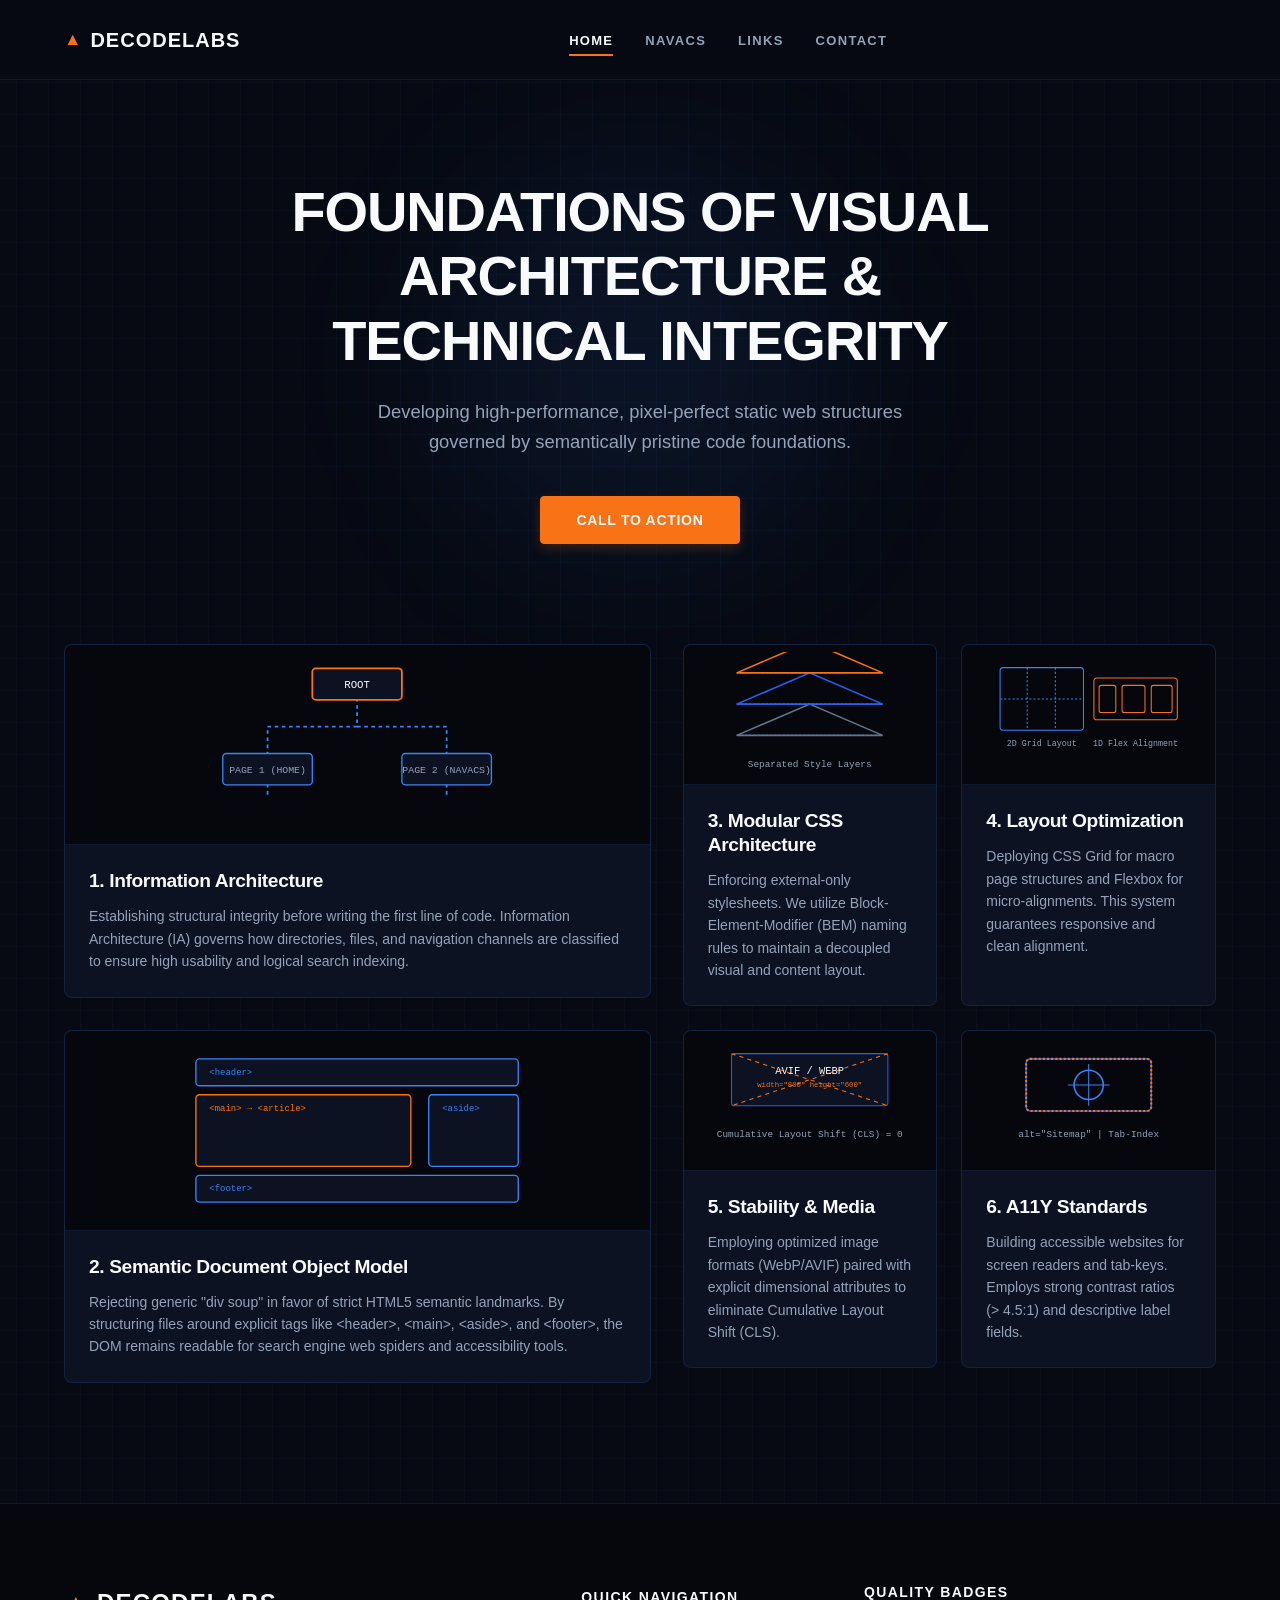
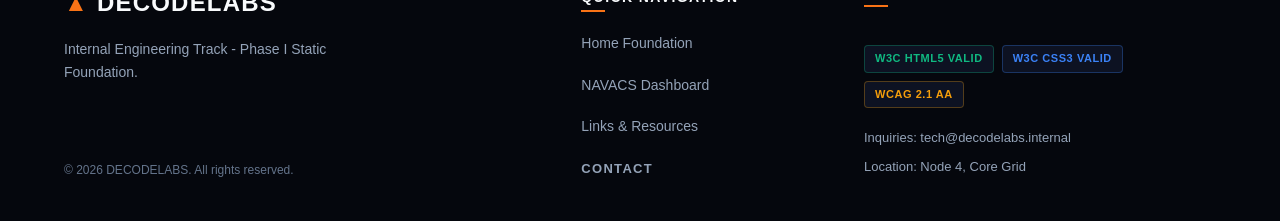
<file: index.html>
<!DOCTYPE html>
<html lang="en">
<head>
    <meta charset="UTF-8">
    <meta name="viewport" content="width=device-width, initial-scale=1.0">
    <meta name="description" content="Explore the foundations of visual architecture, semantic DOM structures, DRY CSS design, and web accessibility standards.">
    <link rel="stylesheet" href="style.css">
    <title>FOUNDATIONS OF VISUAL ARCHITECTURE & TECHNICAL INTEGRITY</title>
</head>
<body>
    <div class="page-container">
        
        <!-- ==========================================================================
             HEADER COMPONENT (HEADER_NAV_01)
             ========================================================================== -->
        <header class="header">
            <div class="content-wrapper header__container">
                <div class="header__logo">
                    <a href="index.html" class="header__logo-link" id="header-logo">
                        <span class="header__logo-icon">▲</span> DECODELABS
                    </a>
                </div>
                
                <!-- Hamburger Toggle Menu Button (only visible in mobile sizes 320px-425px) -->
                <button class="header__toggle" id="menu-toggle" aria-label="Toggle Navigation" aria-expanded="false">
                    <span class="header__toggle-bar"></span>
                    <span class="header__toggle-bar"></span>
                    <span class="header__toggle-bar"></span>
                </button>

                <nav class="header__nav" id="header-nav" aria-label="Main Navigation">
                    <!-- Close button in slide mobile panel menu -->
                    <button class="header__close" id="menu-close" aria-label="Close Navigation">&times;</button>
                    
                    <ul class="header__menu">
                        <li><a href="index.html" class="header__link header__link--active" id="nav-home">HOME</a></li>
                        <li><a href="page2.html" class="header__link" id="nav-navacs">NAVACS</a></li>
                        <li><a href="page3.html" class="header__link" id="nav-links">LINKS</a></li>
                        <li><a href="page3.html#contact" class="header__link" id="nav-contact">CONTACT</a></li>
                    </ul>
                </nav>
                
                <!-- Backdrop overlay for mobile menu -->
                <div class="header__overlay" id="menu-overlay"></div>
            </div>
        </header>

        <!-- ==========================================================================
             HERO SECTION (hero-container)
             ========================================================================== -->
        <main class="main-content">
            <section class="hero">
                <div class="content-wrapper hero__container">
                    <h1 class="hero__title">FOUNDATIONS OF VISUAL ARCHITECTURE &<br>TECHNICAL INTEGRITY</h1>
                    <p class="hero__subtitle">Developing high-performance, pixel-perfect static web structures governed by semantically pristine code foundations.</p>
                    <a href="#content-grid" class="button button--primary hero__cta" id="hero-cta-btn">CALL TO ACTION</a>
                </div>
            </section>

            <!-- ==========================================================================
                 CONTENT GRID (12 COLS GRID / macro layout)
                 ========================================================================== -->
            <article id="content-grid" class="content-grid content-wrapper">
                
                <!-- LEFT COLUMN: 2 Large Stacked Modules -->
                <div class="content-grid__col content-grid__col--left">
                    
                    <!-- Card 1: Information Architecture -->
                    <section class="content-card content-card--large">
                        <div class="content-card__image-container">
                            <!-- Custom SVG Blueprint Illustration for IA -->
                            <svg class="content-card__svg" viewBox="0 0 400 200" aria-label="Information Architecture Sitemap Diagram">
                                <rect width="100%" height="100%" fill="none"/>
                                <path d="M 200 40 L 200 80 M 200 80 L 100 80 L 100 120 M 200 80 L 300 80 L 300 120 M 100 120 L 100 160 M 300 120 L 300 160" stroke="#3b82f6" stroke-width="2" stroke-dasharray="4 4" fill="none"/>
                                <rect x="150" y="15" width="100" height="35" rx="4" fill="#0d1222" stroke="#f97316" stroke-width="2"/>
                                <text x="200" y="37" fill="#f8fafc" font-size="12" font-family="monospace" text-anchor="middle">ROOT</text>
                                
                                <rect x="50" y="110" width="100" height="35" rx="4" fill="#0d1222" stroke="#3b82f6" stroke-width="1.5"/>
                                <text x="100" y="132" fill="#94a3b8" font-size="11" font-family="monospace" text-anchor="middle">PAGE 1 (HOME)</text>
                                
                                <rect x="250" y="110" width="100" height="35" rx="4" fill="#0d1222" stroke="#3b82f6" stroke-width="1.5"/>
                                <text x="300" y="132" fill="#94a3b8" font-size="11" font-family="monospace" text-anchor="middle">PAGE 2 (NAVACS)</text>
                            </svg>
                        </div>
                        <div class="content-card__content">
                            <h2 class="content-card__title">1. Information Architecture</h2>
                            <p class="content-card__text">Establishing structural integrity before writing the first line of code. Information Architecture (IA) governs how directories, files, and navigation channels are classified to ensure high usability and logical search indexing.</p>
                        </div>
                    </section>

                    <!-- Card 2: Semantic HTML Structure -->
                    <section class="content-card content-card--large">
                        <div class="content-card__image-container">
                            <!-- Custom SVG Blueprint Illustration for Semantic HTML -->
                            <svg class="content-card__svg" viewBox="0 0 400 200" aria-label="Semantic DOM Blocks Illustration">
                                <rect width="100%" height="100%" fill="none"/>
                                <rect x="20" y="20" width="360" height="30" rx="4" fill="#0d1222" stroke="#3b82f6" stroke-width="1.5"/>
                                <text x="35" y="38" fill="#3b82f6" font-size="10" font-family="monospace">&lt;header&gt;</text>
                                
                                <rect x="20" y="60" width="240" height="80" rx="4" fill="#0d1222" stroke="#f97316" stroke-width="1.5"/>
                                <text x="35" y="78" fill="#f97316" font-size="10" font-family="monospace">&lt;main&gt; &rarr; &lt;article&gt;</text>
                                
                                <rect x="280" y="60" width="100" height="80" rx="4" fill="#0d1222" stroke="#3b82f6" stroke-width="1.5"/>
                                <text x="295" y="78" fill="#3b82f6" font-size="10" font-family="monospace">&lt;aside&gt;</text>
                                
                                <rect x="20" y="150" width="360" height="30" rx="4" fill="#0d1222" stroke="#3b82f6" stroke-width="1.5"/>
                                <text x="35" y="168" fill="#3b82f6" font-size="10" font-family="monospace">&lt;footer&gt;</text>
                            </svg>
                        </div>
                        <div class="content-card__content">
                            <h2 class="content-card__title">2. Semantic Document Object Model</h2>
                            <p class="content-card__text">Rejecting generic "div soup" in favor of strict HTML5 semantic landmarks. By structuring files around explicit tags like &lt;header&gt;, &lt;main&gt;, &lt;aside&gt;, and &lt;footer&gt;, the DOM remains readable for search engine web spiders and accessibility tools.</p>
                        </div>
                    </section>
                </div>

                <!-- RIGHT COLUMN: 4 Grid-aligned Modules -->
                <div class="content-grid__col content-grid__col--right">
                    
                    <!-- Card 3: CSS Separation of Concerns -->
                    <section class="content-card">
                        <div class="content-card__image-container">
                            <svg class="content-card__svg" viewBox="0 0 200 120" aria-label="Separation of Concerns Layering">
                                <rect width="100%" height="100%" fill="none"/>
                                <path d="M30 80 L170 80 M30 50 L170 50 M30 20 L170 20" stroke="#3b82f6" stroke-width="1" stroke-dasharray="2 2"/>
                                <polygon points="30,80 100,50 170,80" fill="none" stroke="#64748b" stroke-width="1.5"/>
                                <polygon points="30,50 100,20 170,50" fill="none" stroke="#2563eb" stroke-width="1.5"/>
                                <polygon points="30,20 100,-10 170,20" fill="none" stroke="#f97316" stroke-width="1.5"/>
                                <text x="100" y="110" fill="#94a3b8" font-size="9" font-family="monospace" text-anchor="middle">Separated Style Layers</text>
                            </svg>
                        </div>
                        <div class="content-card__content">
                            <h3 class="content-card__title">3. Modular CSS Architecture</h3>
                            <p class="content-card__text">Enforcing external-only stylesheets. We utilize Block-Element-Modifier (BEM) naming rules to maintain a decoupled visual and content layout.</p>
                        </div>
                    </section>

                    <!-- Card 4: Layout Systems -->
                    <section class="content-card">
                        <div class="content-card__image-container">
                            <svg class="content-card__svg" viewBox="0 0 200 120" aria-label="CSS Grid vs Flexbox Illustration">
                                <rect width="100%" height="100%" fill="none"/>
                                <!-- Grid layout outline -->
                                <rect x="15" y="15" width="80" height="60" rx="3" fill="none" stroke="#3b82f6" stroke-width="1"/>
                                <line x1="41" y1="15" x2="41" y2="75" stroke="#3b82f6" stroke-dasharray="2 2"/>
                                <line x1="68" y1="15" x2="68" y2="75" stroke="#3b82f6" stroke-dasharray="2 2"/>
                                <line x1="15" y1="45" x2="95" y2="45" stroke="#3b82f6" stroke-dasharray="2 2"/>
                                <text x="55" y="90" fill="#94a3b8" font-size="8" font-family="monospace" text-anchor="middle">2D Grid Layout</text>
                                
                                <!-- Flexbox layout outline -->
                                <rect x="105" y="25" width="80" height="40" rx="3" fill="none" stroke="#f97316" stroke-width="1"/>
                                <rect x="110" y="32" width="16" height="26" rx="2" fill="none" stroke="#f97316" stroke-width="1"/>
                                <rect x="132" y="32" width="22" height="26" rx="2" fill="none" stroke="#f97316" stroke-width="1"/>
                                <rect x="160" y="32" width="20" height="26" rx="2" fill="none" stroke="#f97316" stroke-width="1"/>
                                <text x="145" y="90" fill="#94a3b8" font-size="8" font-family="monospace" text-anchor="middle">1D Flex Alignment</text>
                            </svg>
                        </div>
                        <div class="content-card__content">
                            <h3 class="content-card__title">4. Layout Optimization</h3>
                            <p class="content-card__text">Deploying CSS Grid for macro page structures and Flexbox for micro-alignments. This system guarantees responsive and clean alignment.</p>
                        </div>
                    </section>

                    <!-- Card 5: Performance Optimization -->
                    <section class="content-card">
                        <div class="content-card__image-container">
                            <svg class="content-card__svg" viewBox="0 0 200 120" aria-label="CLS Layout Stability Diagram">
                                <rect width="100%" height="100%" fill="none"/>
                                <rect x="25" y="15" width="150" height="50" rx="3" fill="#0d1222" stroke="#2563eb" stroke-width="1"/>
                                <line x1="25" y1="15" x2="175" y2="65" stroke="#f97316" stroke-width="1" stroke-dasharray="4 4"/>
                                <line x1="175" y1="15" x2="25" y2="65" stroke="#f97316" stroke-width="1" stroke-dasharray="4 4"/>
                                <text x="100" y="35" fill="#f8fafc" font-size="10" font-family="monospace" text-anchor="middle">AVIF / WEBP</text>
                                <text x="100" y="47" fill="#f97316" font-size="7" font-family="monospace" text-anchor="middle">width="800" height="600"</text>
                                <text x="100" y="95" fill="#94a3b8" font-size="9" font-family="monospace" text-anchor="middle">Cumulative Layout Shift (CLS) = 0</text>
                            </svg>
                        </div>
                        <div class="content-card__content">
                            <h3 class="content-card__title">5. Stability &amp; Media</h3>
                            <p class="content-card__text">Employing optimized image formats (WebP/AVIF) paired with explicit dimensional attributes to eliminate Cumulative Layout Shift (CLS).</p>
                        </div>
                    </section>

                    <!-- Card 6: Accessibility Standards -->
                    <section class="content-card">
                        <div class="content-card__image-container">
                            <svg class="content-card__svg" viewBox="0 0 200 120" aria-label="Accessibility Alt Tags and Focus Ring illustration">
                                <rect width="100%" height="100%" fill="none"/>
                                <rect x="40" y="20" width="120" height="50" rx="4" fill="none" stroke="#2563eb" stroke-width="1.5"/>
                                <circle cx="100" cy="45" r="14" fill="none" stroke="#3b82f6" stroke-width="1.5"/>
                                <line x1="100" y1="25" x2="100" y2="65" stroke="#3b82f6" stroke-width="1"/>
                                <line x1="80" y1="45" x2="120" y2="45" stroke="#3b82f6" stroke-width="1"/>
                                <rect x="40" y="20" width="120" height="50" rx="4" fill="none" stroke="#f97316" stroke-width="2" stroke-dasharray="2 2"/>
                                <text x="100" y="95" fill="#94a3b8" font-size="9" font-family="monospace" text-anchor="middle">alt="Sitemap" | Tab-Index</text>
                            </svg>
                        </div>
                        <div class="content-card__content">
                            <h3 class="content-card__title">6. A11Y Standards</h3>
                            <p class="content-card__text">Building accessible websites for screen readers and tab-keys. Employs strong contrast ratios (> 4.5:1) and descriptive label fields.</p>
                        </div>
                    </section>
                </div>

            </article>
        </main>

        <!-- ==========================================================================
             FOOTER COMPONENT
             ========================================================================== -->
        <footer class="footer">
            <div class="content-wrapper footer__container">
                <div class="footer__info">
                    <div class="footer__logo">
                        <span class="footer__logo-icon">▲</span> DECODELABS
                    </div>
                    <p class="footer__description">Internal Engineering Track - Phase I Static Foundation.</p>
                    <p class="footer__copyright">&copy; 2026 DECODELABS. All rights reserved.</p>
                </div>
                
                <div class="footer__links-group">
                    <h4 class="footer__heading">Quick Navigation</h4>
                    <ul class="footer__links-list">
                        <li><a href="index.html" class="footer__link">Home Foundation</a></li>
                        <li><a href="page2.html" class="footer__link">NAVACS Dashboard</a></li>
                        <li><a href="page3.html" class="footer__link">Links &amp; Resources</a></li>
                        <li><a href="page3.html#contact" class="header__link" id="nav-contact">CONTACT</a></li>
                    </ul>
                </div>

                <div class="footer__badges-group">
                    <h4 class="footer__heading">Quality Badges</h4>
                    <div class="footer__badges">
                        <span class="footer__badge footer__badge--w3c">W3C HTML5 Valid</span>
                        <span class="footer__badge footer__badge--css3">W3C CSS3 Valid</span>
                        <span class="footer__badge footer__badge--a11y">WCAG 2.1 AA</span>
                    </div>
                    <div class="footer__contact-info">
                        <p class="footer__contact-text">Inquiries: tech@decodelabs.internal</p>
                        <p class="footer__contact-text">Location: Node 4, Core Grid</p>
                    </div>
                </div>
            </div>
        </footer>

    </div>
    <script src="script.js"></script>
</body>
</html>
</file>
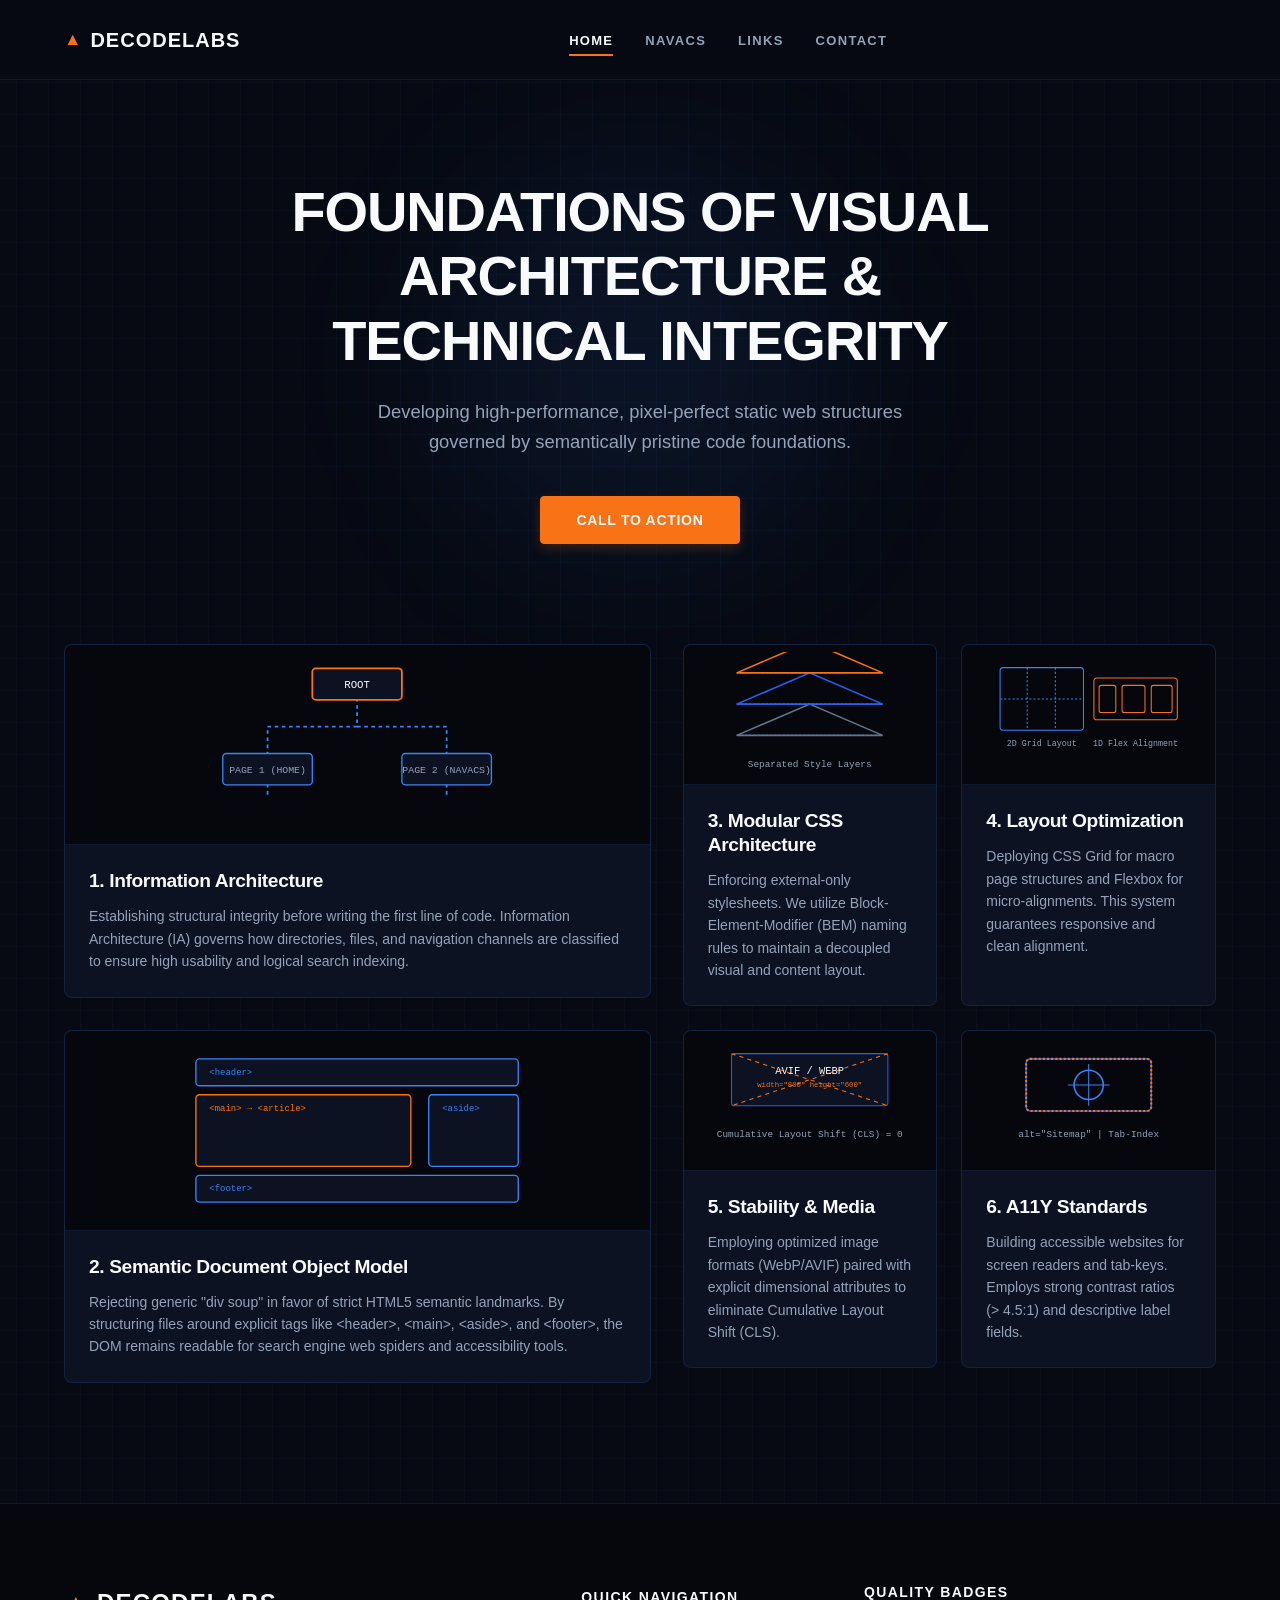
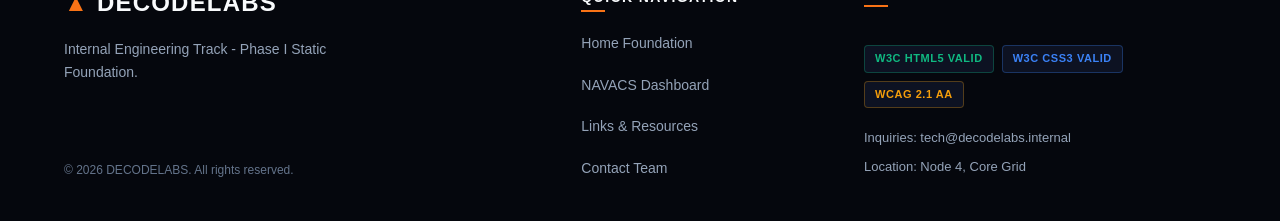
<file: index .html>
<!DOCTYPE html>
<html lang="en">
<head>
    <meta charset="UTF-8">
    <meta name="viewport" content="width=device-width, initial-scale=1.0">
    <meta name="description" content="Explore the foundations of visual architecture, semantic DOM structures, DRY CSS design, and web accessibility standards.">
    <link rel="stylesheet" href="style.css">
    <title>FOUNDATIONS OF VISUAL ARCHITECTURE & TECHNICAL INTEGRITY</title>
</head>
<body>
    <div class="page-container">
        
        <!-- ==========================================================================
             HEADER COMPONENT (HEADER_NAV_01)
             ========================================================================== -->
        <header class="header">
            <div class="content-wrapper header__container">
                <div class="header__logo">
                    <a href="index .html" class="header__logo-link" id="header-logo">
                        <span class="header__logo-icon">▲</span> DECODELABS
                    </a>
                </div>
                
                <!-- Hamburger Toggle Menu Button (only visible in mobile sizes 320px-425px) -->
                <button class="header__toggle" id="menu-toggle" aria-label="Toggle Navigation" aria-expanded="false">
                    <span class="header__toggle-bar"></span>
                    <span class="header__toggle-bar"></span>
                    <span class="header__toggle-bar"></span>
                </button>

                <nav class="header__nav" id="header-nav" aria-label="Main Navigation">
                    <!-- Close button in slide mobile panel menu -->
                    <button class="header__close" id="menu-close" aria-label="Close Navigation">&times;</button>
                    
                    <ul class="header__menu">
                        <li><a href="index .html" class="header__link header__link--active" id="nav-home">HOME</a></li>
                        <li><a href="page 2.html" class="header__link" id="nav-navacs">NAVACS</a></li>
                        <li><a href="page 3.html" class="header__link" id="nav-links">LINKS</a></li>
                        <li><a href="page 3.html#contact" class="header__link" id="nav-contact">CONTACT</a></li>
                    </ul>
                </nav>
                
                <!-- Backdrop overlay for mobile menu -->
                <div class="header__overlay" id="menu-overlay"></div>
            </div>
        </header>

        <!-- ==========================================================================
             HERO SECTION (hero-container)
             ========================================================================== -->
        <main class="main-content">
            <section class="hero">
                <div class="content-wrapper hero__container">
                    <h1 class="hero__title">FOUNDATIONS OF VISUAL ARCHITECTURE &<br>TECHNICAL INTEGRITY</h1>
                    <p class="hero__subtitle">Developing high-performance, pixel-perfect static web structures governed by semantically pristine code foundations.</p>
                    <a href="#content-grid" class="button button--primary hero__cta" id="hero-cta-btn">CALL TO ACTION</a>
                </div>
            </section>

            <!-- ==========================================================================
                 CONTENT GRID (12 COLS GRID / macro layout)
                 ========================================================================== -->
            <article id="content-grid" class="content-grid content-wrapper">
                
                <!-- LEFT COLUMN: 2 Large Stacked Modules -->
                <div class="content-grid__col content-grid__col--left">
                    
                    <!-- Card 1: Information Architecture -->
                    <section class="content-card content-card--large">
                        <div class="content-card__image-container">
                            <!-- Custom SVG Blueprint Illustration for IA -->
                            <svg class="content-card__svg" viewBox="0 0 400 200" aria-label="Information Architecture Sitemap Diagram">
                                <rect width="100%" height="100%" fill="none"/>
                                <path d="M 200 40 L 200 80 M 200 80 L 100 80 L 100 120 M 200 80 L 300 80 L 300 120 M 100 120 L 100 160 M 300 120 L 300 160" stroke="#3b82f6" stroke-width="2" stroke-dasharray="4 4" fill="none"/>
                                <rect x="150" y="15" width="100" height="35" rx="4" fill="#0d1222" stroke="#f97316" stroke-width="2"/>
                                <text x="200" y="37" fill="#f8fafc" font-size="12" font-family="monospace" text-anchor="middle">ROOT</text>
                                
                                <rect x="50" y="110" width="100" height="35" rx="4" fill="#0d1222" stroke="#3b82f6" stroke-width="1.5"/>
                                <text x="100" y="132" fill="#94a3b8" font-size="11" font-family="monospace" text-anchor="middle">PAGE 1 (HOME)</text>
                                
                                <rect x="250" y="110" width="100" height="35" rx="4" fill="#0d1222" stroke="#3b82f6" stroke-width="1.5"/>
                                <text x="300" y="132" fill="#94a3b8" font-size="11" font-family="monospace" text-anchor="middle">PAGE 2 (NAVACS)</text>
                            </svg>
                        </div>
                        <div class="content-card__content">
                            <h2 class="content-card__title">1. Information Architecture</h2>
                            <p class="content-card__text">Establishing structural integrity before writing the first line of code. Information Architecture (IA) governs how directories, files, and navigation channels are classified to ensure high usability and logical search indexing.</p>
                        </div>
                    </section>

                    <!-- Card 2: Semantic HTML Structure -->
                    <section class="content-card content-card--large">
                        <div class="content-card__image-container">
                            <!-- Custom SVG Blueprint Illustration for Semantic HTML -->
                            <svg class="content-card__svg" viewBox="0 0 400 200" aria-label="Semantic DOM Blocks Illustration">
                                <rect width="100%" height="100%" fill="none"/>
                                <rect x="20" y="20" width="360" height="30" rx="4" fill="#0d1222" stroke="#3b82f6" stroke-width="1.5"/>
                                <text x="35" y="38" fill="#3b82f6" font-size="10" font-family="monospace">&lt;header&gt;</text>
                                
                                <rect x="20" y="60" width="240" height="80" rx="4" fill="#0d1222" stroke="#f97316" stroke-width="1.5"/>
                                <text x="35" y="78" fill="#f97316" font-size="10" font-family="monospace">&lt;main&gt; &rarr; &lt;article&gt;</text>
                                
                                <rect x="280" y="60" width="100" height="80" rx="4" fill="#0d1222" stroke="#3b82f6" stroke-width="1.5"/>
                                <text x="295" y="78" fill="#3b82f6" font-size="10" font-family="monospace">&lt;aside&gt;</text>
                                
                                <rect x="20" y="150" width="360" height="30" rx="4" fill="#0d1222" stroke="#3b82f6" stroke-width="1.5"/>
                                <text x="35" y="168" fill="#3b82f6" font-size="10" font-family="monospace">&lt;footer&gt;</text>
                            </svg>
                        </div>
                        <div class="content-card__content">
                            <h2 class="content-card__title">2. Semantic Document Object Model</h2>
                            <p class="content-card__text">Rejecting generic "div soup" in favor of strict HTML5 semantic landmarks. By structuring files around explicit tags like &lt;header&gt;, &lt;main&gt;, &lt;aside&gt;, and &lt;footer&gt;, the DOM remains readable for search engine web spiders and accessibility tools.</p>
                        </div>
                    </section>
                </div>

                <!-- RIGHT COLUMN: 4 Grid-aligned Modules -->
                <div class="content-grid__col content-grid__col--right">
                    
                    <!-- Card 3: CSS Separation of Concerns -->
                    <section class="content-card">
                        <div class="content-card__image-container">
                            <svg class="content-card__svg" viewBox="0 0 200 120" aria-label="Separation of Concerns Layering">
                                <rect width="100%" height="100%" fill="none"/>
                                <path d="M30 80 L170 80 M30 50 L170 50 M30 20 L170 20" stroke="#3b82f6" stroke-width="1" stroke-dasharray="2 2"/>
                                <polygon points="30,80 100,50 170,80" fill="none" stroke="#64748b" stroke-width="1.5"/>
                                <polygon points="30,50 100,20 170,50" fill="none" stroke="#2563eb" stroke-width="1.5"/>
                                <polygon points="30,20 100,-10 170,20" fill="none" stroke="#f97316" stroke-width="1.5"/>
                                <text x="100" y="110" fill="#94a3b8" font-size="9" font-family="monospace" text-anchor="middle">Separated Style Layers</text>
                            </svg>
                        </div>
                        <div class="content-card__content">
                            <h3 class="content-card__title">3. Modular CSS Architecture</h3>
                            <p class="content-card__text">Enforcing external-only stylesheets. We utilize Block-Element-Modifier (BEM) naming rules to maintain a decoupled visual and content layout.</p>
                        </div>
                    </section>

                    <!-- Card 4: Layout Systems -->
                    <section class="content-card">
                        <div class="content-card__image-container">
                            <svg class="content-card__svg" viewBox="0 0 200 120" aria-label="CSS Grid vs Flexbox Illustration">
                                <rect width="100%" height="100%" fill="none"/>
                                <!-- Grid layout outline -->
                                <rect x="15" y="15" width="80" height="60" rx="3" fill="none" stroke="#3b82f6" stroke-width="1"/>
                                <line x1="41" y1="15" x2="41" y2="75" stroke="#3b82f6" stroke-dasharray="2 2"/>
                                <line x1="68" y1="15" x2="68" y2="75" stroke="#3b82f6" stroke-dasharray="2 2"/>
                                <line x1="15" y1="45" x2="95" y2="45" stroke="#3b82f6" stroke-dasharray="2 2"/>
                                <text x="55" y="90" fill="#94a3b8" font-size="8" font-family="monospace" text-anchor="middle">2D Grid Layout</text>
                                
                                <!-- Flexbox layout outline -->
                                <rect x="105" y="25" width="80" height="40" rx="3" fill="none" stroke="#f97316" stroke-width="1"/>
                                <rect x="110" y="32" width="16" height="26" rx="2" fill="none" stroke="#f97316" stroke-width="1"/>
                                <rect x="132" y="32" width="22" height="26" rx="2" fill="none" stroke="#f97316" stroke-width="1"/>
                                <rect x="160" y="32" width="20" height="26" rx="2" fill="none" stroke="#f97316" stroke-width="1"/>
                                <text x="145" y="90" fill="#94a3b8" font-size="8" font-family="monospace" text-anchor="middle">1D Flex Alignment</text>
                            </svg>
                        </div>
                        <div class="content-card__content">
                            <h3 class="content-card__title">4. Layout Optimization</h3>
                            <p class="content-card__text">Deploying CSS Grid for macro page structures and Flexbox for micro-alignments. This system guarantees responsive and clean alignment.</p>
                        </div>
                    </section>

                    <!-- Card 5: Performance Optimization -->
                    <section class="content-card">
                        <div class="content-card__image-container">
                            <svg class="content-card__svg" viewBox="0 0 200 120" aria-label="CLS Layout Stability Diagram">
                                <rect width="100%" height="100%" fill="none"/>
                                <rect x="25" y="15" width="150" height="50" rx="3" fill="#0d1222" stroke="#2563eb" stroke-width="1"/>
                                <line x1="25" y1="15" x2="175" y2="65" stroke="#f97316" stroke-width="1" stroke-dasharray="4 4"/>
                                <line x1="175" y1="15" x2="25" y2="65" stroke="#f97316" stroke-width="1" stroke-dasharray="4 4"/>
                                <text x="100" y="35" fill="#f8fafc" font-size="10" font-family="monospace" text-anchor="middle">AVIF / WEBP</text>
                                <text x="100" y="47" fill="#f97316" font-size="7" font-family="monospace" text-anchor="middle">width="800" height="600"</text>
                                <text x="100" y="95" fill="#94a3b8" font-size="9" font-family="monospace" text-anchor="middle">Cumulative Layout Shift (CLS) = 0</text>
                            </svg>
                        </div>
                        <div class="content-card__content">
                            <h3 class="content-card__title">5. Stability &amp; Media</h3>
                            <p class="content-card__text">Employing optimized image formats (WebP/AVIF) paired with explicit dimensional attributes to eliminate Cumulative Layout Shift (CLS).</p>
                        </div>
                    </section>

                    <!-- Card 6: Accessibility Standards -->
                    <section class="content-card">
                        <div class="content-card__image-container">
                            <svg class="content-card__svg" viewBox="0 0 200 120" aria-label="Accessibility Alt Tags and Focus Ring illustration">
                                <rect width="100%" height="100%" fill="none"/>
                                <rect x="40" y="20" width="120" height="50" rx="4" fill="none" stroke="#2563eb" stroke-width="1.5"/>
                                <circle cx="100" cy="45" r="14" fill="none" stroke="#3b82f6" stroke-width="1.5"/>
                                <line x1="100" y1="25" x2="100" y2="65" stroke="#3b82f6" stroke-width="1"/>
                                <line x1="80" y1="45" x2="120" y2="45" stroke="#3b82f6" stroke-width="1"/>
                                <rect x="40" y="20" width="120" height="50" rx="4" fill="none" stroke="#f97316" stroke-width="2" stroke-dasharray="2 2"/>
                                <text x="100" y="95" fill="#94a3b8" font-size="9" font-family="monospace" text-anchor="middle">alt="Sitemap" | Tab-Index</text>
                            </svg>
                        </div>
                        <div class="content-card__content">
                            <h3 class="content-card__title">6. A11Y Standards</h3>
                            <p class="content-card__text">Building accessible websites for screen readers and tab-keys. Employs strong contrast ratios (> 4.5:1) and descriptive label fields.</p>
                        </div>
                    </section>
                </div>

            </article>
        </main>

        <!-- ==========================================================================
             FOOTER COMPONENT
             ========================================================================== -->
        <footer class="footer">
            <div class="content-wrapper footer__container">
                <div class="footer__info">
                    <div class="footer__logo">
                        <span class="footer__logo-icon">▲</span> DECODELABS
                    </div>
                    <p class="footer__description">Internal Engineering Track - Phase I Static Foundation.</p>
                    <p class="footer__copyright">&copy; 2026 DECODELABS. All rights reserved.</p>
                </div>
                
                <div class="footer__links-group">
                    <h4 class="footer__heading">Quick Navigation</h4>
                    <ul class="footer__links-list">
                        <li><a href="index .html" class="footer__link">Home Foundation</a></li>
                        <li><a href="page 2.html" class="footer__link">NAVACS Dashboard</a></li>
                        <li><a href="page 3.html" class="footer__link">Links &amp; Resources</a></li>
                        <li><a href="page 3.html#contact" class="footer__link">Contact Team</a></li>
                    </ul>
                </div>

                <div class="footer__badges-group">
                    <h4 class="footer__heading">Quality Badges</h4>
                    <div class="footer__badges">
                        <span class="footer__badge footer__badge--w3c">W3C HTML5 Valid</span>
                        <span class="footer__badge footer__badge--css3">W3C CSS3 Valid</span>
                        <span class="footer__badge footer__badge--a11y">WCAG 2.1 AA</span>
                    </div>
                    <div class="footer__contact-info">
                        <p class="footer__contact-text">Inquiries: tech@decodelabs.internal</p>
                        <p class="footer__contact-text">Location: Node 4, Core Grid</p>
                    </div>
                </div>
            </div>
        </footer>

    </div>
    <script src="script.js"></script>
</body>
</html>
</file>
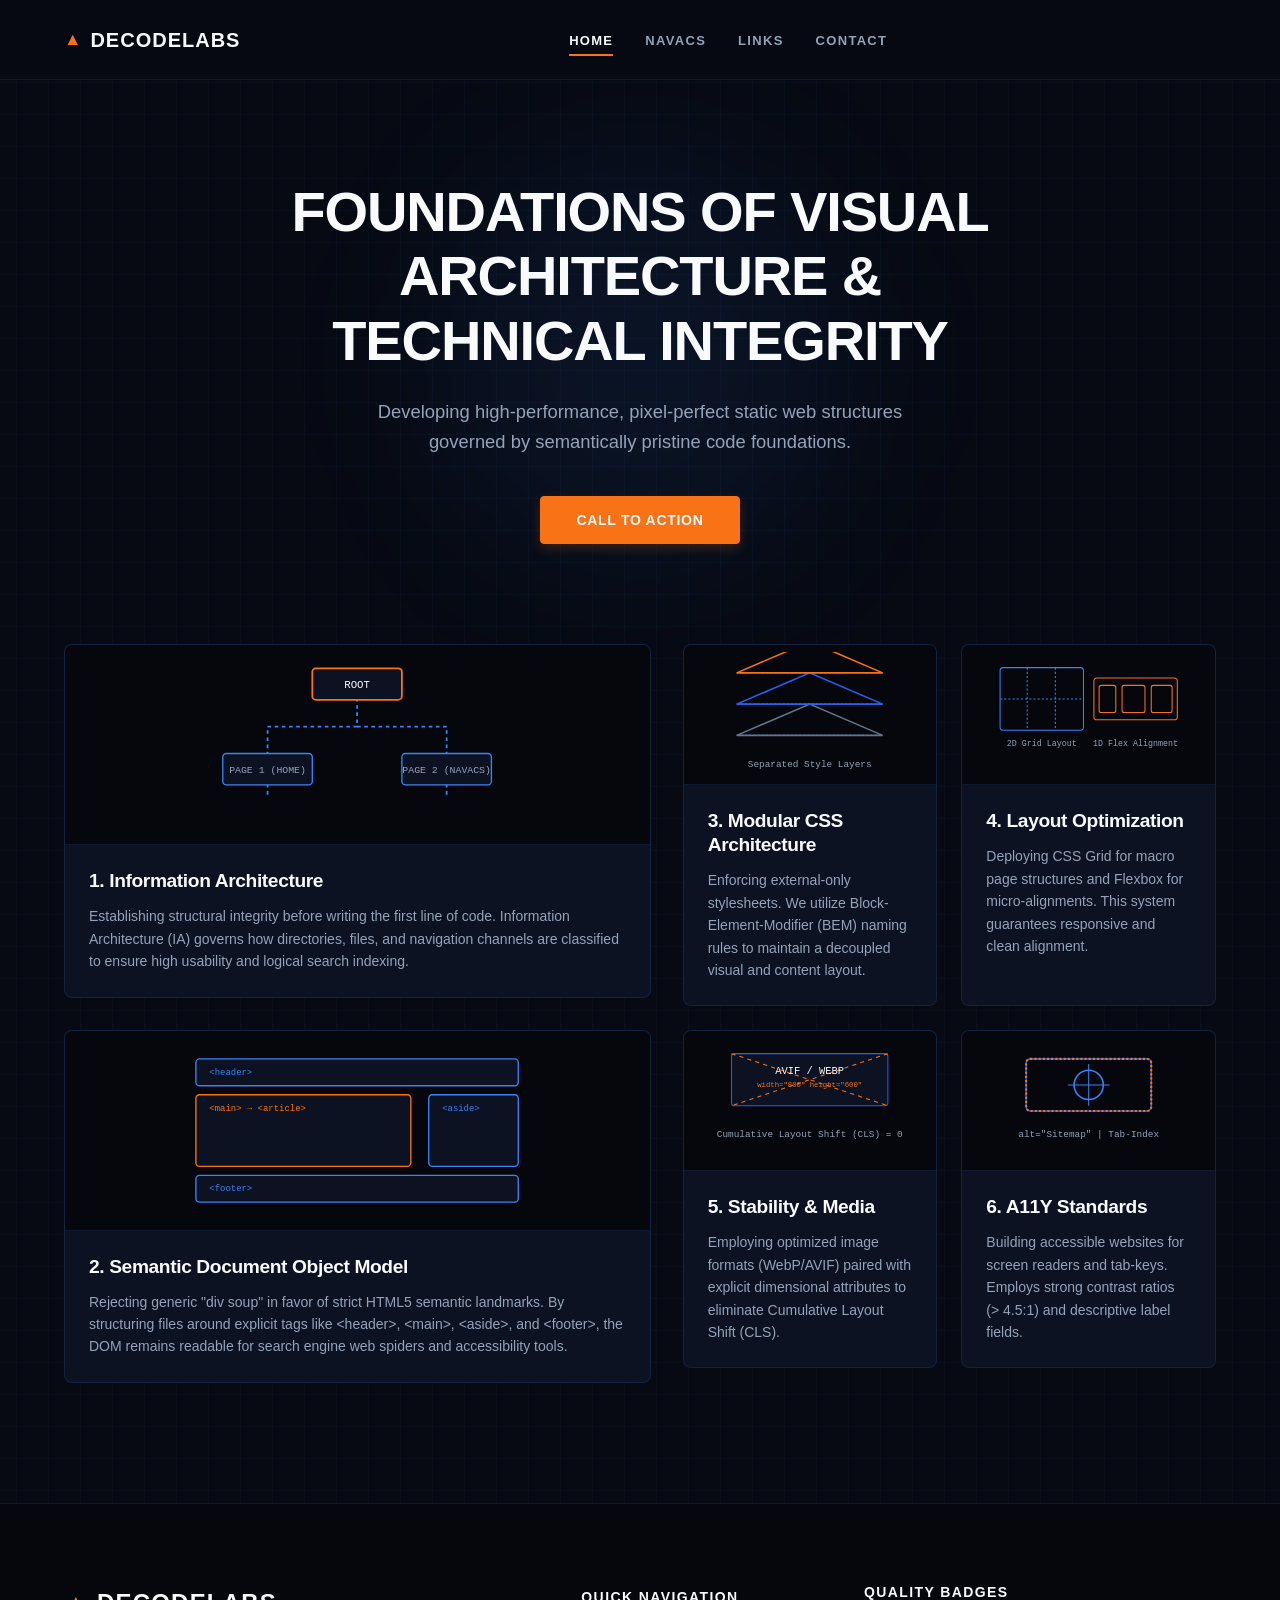
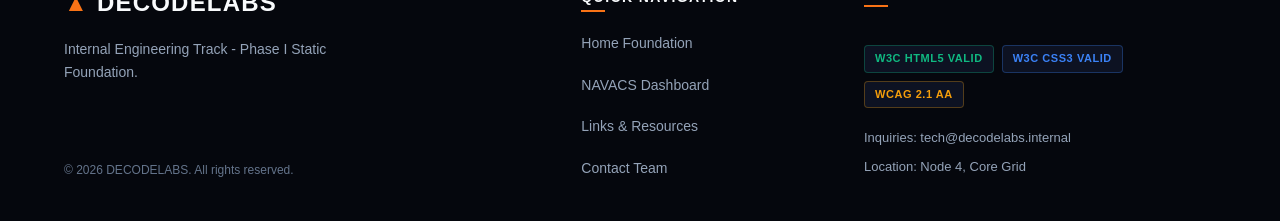
<file: page 1 .html>
<!DOCTYPE html>
<html lang="en">
<head>
    <meta charset="UTF-8">
    <meta name="viewport" content="width=device-width, initial-scale=1.0">
    <meta name="description" content="Explore the foundations of visual architecture, semantic DOM structures, DRY CSS design, and web accessibility standards.">
    <link rel="stylesheet" href="style.css">
    <title>FOUNDATIONS OF VISUAL ARCHITECTURE & TECHNICAL INTEGRITY</title>
</head>
<body>
    <div class="page-container">
        
        <!-- ==========================================================================
             HEADER COMPONENT (HEADER_NAV_01)
             ========================================================================== -->
        <header class="header">
            <div class="content-wrapper header__container">
                <div class="header__logo">
                    <a href="page 1.html" class="header__logo-link" id="header-logo">
                        <span class="header__logo-icon">▲</span> DECODELABS
                    </a>
                </div>
                
                <!-- Hamburger Toggle Menu Button (only visible in mobile sizes 320px-425px) -->
                <button class="header__toggle" id="menu-toggle" aria-label="Toggle Navigation" aria-expanded="false">
                    <span class="header__toggle-bar"></span>
                    <span class="header__toggle-bar"></span>
                    <span class="header__toggle-bar"></span>
                </button>

                <nav class="header__nav" id="header-nav" aria-label="Main Navigation">
                    <!-- Close button in slide mobile panel menu -->
                    <button class="header__close" id="menu-close" aria-label="Close Navigation">&times;</button>
                    
                    <ul class="header__menu">
                        <li><a href="page 1.html" class="header__link header__link--active" id="nav-home">HOME</a></li>
                        <li><a href="page 2.html" class="header__link" id="nav-navacs">NAVACS</a></li>
                        <li><a href="page 3.html" class="header__link" id="nav-links">LINKS</a></li>
                        <li><a href="page 3.html#contact" class="header__link" id="nav-contact">CONTACT</a></li>
                    </ul>
                </nav>
                
                <!-- Backdrop overlay for mobile menu -->
                <div class="header__overlay" id="menu-overlay"></div>
            </div>
        </header>

        <!-- ==========================================================================
             HERO SECTION (hero-container)
             ========================================================================== -->
        <main class="main-content">
            <section class="hero">
                <div class="content-wrapper hero__container">
                    <h1 class="hero__title">FOUNDATIONS OF VISUAL ARCHITECTURE &<br>TECHNICAL INTEGRITY</h1>
                    <p class="hero__subtitle">Developing high-performance, pixel-perfect static web structures governed by semantically pristine code foundations.</p>
                    <a href="#content-grid" class="button button--primary hero__cta" id="hero-cta-btn">CALL TO ACTION</a>
                </div>
            </section>

            <!-- ==========================================================================
                 CONTENT GRID (12 COLS GRID / macro layout)
                 ========================================================================== -->
            <article id="content-grid" class="content-grid content-wrapper">
                
                <!-- LEFT COLUMN: 2 Large Stacked Modules -->
                <div class="content-grid__col content-grid__col--left">
                    
                    <!-- Card 1: Information Architecture -->
                    <section class="content-card content-card--large">
                        <div class="content-card__image-container">
                            <!-- Custom SVG Blueprint Illustration for IA -->
                            <svg class="content-card__svg" viewBox="0 0 400 200" aria-label="Information Architecture Sitemap Diagram">
                                <rect width="100%" height="100%" fill="none"/>
                                <path d="M 200 40 L 200 80 M 200 80 L 100 80 L 100 120 M 200 80 L 300 80 L 300 120 M 100 120 L 100 160 M 300 120 L 300 160" stroke="#3b82f6" stroke-width="2" stroke-dasharray="4 4" fill="none"/>
                                <rect x="150" y="15" width="100" height="35" rx="4" fill="#0d1222" stroke="#f97316" stroke-width="2"/>
                                <text x="200" y="37" fill="#f8fafc" font-size="12" font-family="monospace" text-anchor="middle">ROOT</text>
                                
                                <rect x="50" y="110" width="100" height="35" rx="4" fill="#0d1222" stroke="#3b82f6" stroke-width="1.5"/>
                                <text x="100" y="132" fill="#94a3b8" font-size="11" font-family="monospace" text-anchor="middle">PAGE 1 (HOME)</text>
                                
                                <rect x="250" y="110" width="100" height="35" rx="4" fill="#0d1222" stroke="#3b82f6" stroke-width="1.5"/>
                                <text x="300" y="132" fill="#94a3b8" font-size="11" font-family="monospace" text-anchor="middle">PAGE 2 (NAVACS)</text>
                            </svg>
                        </div>
                        <div class="content-card__content">
                            <h2 class="content-card__title">1. Information Architecture</h2>
                            <p class="content-card__text">Establishing structural integrity before writing the first line of code. Information Architecture (IA) governs how directories, files, and navigation channels are classified to ensure high usability and logical search indexing.</p>
                        </div>
                    </section>

                    <!-- Card 2: Semantic HTML Structure -->
                    <section class="content-card content-card--large">
                        <div class="content-card__image-container">
                            <!-- Custom SVG Blueprint Illustration for Semantic HTML -->
                            <svg class="content-card__svg" viewBox="0 0 400 200" aria-label="Semantic DOM Blocks Illustration">
                                <rect width="100%" height="100%" fill="none"/>
                                <rect x="20" y="20" width="360" height="30" rx="4" fill="#0d1222" stroke="#3b82f6" stroke-width="1.5"/>
                                <text x="35" y="38" fill="#3b82f6" font-size="10" font-family="monospace">&lt;header&gt;</text>
                                
                                <rect x="20" y="60" width="240" height="80" rx="4" fill="#0d1222" stroke="#f97316" stroke-width="1.5"/>
                                <text x="35" y="78" fill="#f97316" font-size="10" font-family="monospace">&lt;main&gt; &rarr; &lt;article&gt;</text>
                                
                                <rect x="280" y="60" width="100" height="80" rx="4" fill="#0d1222" stroke="#3b82f6" stroke-width="1.5"/>
                                <text x="295" y="78" fill="#3b82f6" font-size="10" font-family="monospace">&lt;aside&gt;</text>
                                
                                <rect x="20" y="150" width="360" height="30" rx="4" fill="#0d1222" stroke="#3b82f6" stroke-width="1.5"/>
                                <text x="35" y="168" fill="#3b82f6" font-size="10" font-family="monospace">&lt;footer&gt;</text>
                            </svg>
                        </div>
                        <div class="content-card__content">
                            <h2 class="content-card__title">2. Semantic Document Object Model</h2>
                            <p class="content-card__text">Rejecting generic "div soup" in favor of strict HTML5 semantic landmarks. By structuring files around explicit tags like &lt;header&gt;, &lt;main&gt;, &lt;aside&gt;, and &lt;footer&gt;, the DOM remains readable for search engine web spiders and accessibility tools.</p>
                        </div>
                    </section>
                </div>

                <!-- RIGHT COLUMN: 4 Grid-aligned Modules -->
                <div class="content-grid__col content-grid__col--right">
                    
                    <!-- Card 3: CSS Separation of Concerns -->
                    <section class="content-card">
                        <div class="content-card__image-container">
                            <svg class="content-card__svg" viewBox="0 0 200 120" aria-label="Separation of Concerns Layering">
                                <rect width="100%" height="100%" fill="none"/>
                                <path d="M30 80 L170 80 M30 50 L170 50 M30 20 L170 20" stroke="#3b82f6" stroke-width="1" stroke-dasharray="2 2"/>
                                <polygon points="30,80 100,50 170,80" fill="none" stroke="#64748b" stroke-width="1.5"/>
                                <polygon points="30,50 100,20 170,50" fill="none" stroke="#2563eb" stroke-width="1.5"/>
                                <polygon points="30,20 100,-10 170,20" fill="none" stroke="#f97316" stroke-width="1.5"/>
                                <text x="100" y="110" fill="#94a3b8" font-size="9" font-family="monospace" text-anchor="middle">Separated Style Layers</text>
                            </svg>
                        </div>
                        <div class="content-card__content">
                            <h3 class="content-card__title">3. Modular CSS Architecture</h3>
                            <p class="content-card__text">Enforcing external-only stylesheets. We utilize Block-Element-Modifier (BEM) naming rules to maintain a decoupled visual and content layout.</p>
                        </div>
                    </section>

                    <!-- Card 4: Layout Systems -->
                    <section class="content-card">
                        <div class="content-card__image-container">
                            <svg class="content-card__svg" viewBox="0 0 200 120" aria-label="CSS Grid vs Flexbox Illustration">
                                <rect width="100%" height="100%" fill="none"/>
                                <!-- Grid layout outline -->
                                <rect x="15" y="15" width="80" height="60" rx="3" fill="none" stroke="#3b82f6" stroke-width="1"/>
                                <line x1="41" y1="15" x2="41" y2="75" stroke="#3b82f6" stroke-dasharray="2 2"/>
                                <line x1="68" y1="15" x2="68" y2="75" stroke="#3b82f6" stroke-dasharray="2 2"/>
                                <line x1="15" y1="45" x2="95" y2="45" stroke="#3b82f6" stroke-dasharray="2 2"/>
                                <text x="55" y="90" fill="#94a3b8" font-size="8" font-family="monospace" text-anchor="middle">2D Grid Layout</text>
                                
                                <!-- Flexbox layout outline -->
                                <rect x="105" y="25" width="80" height="40" rx="3" fill="none" stroke="#f97316" stroke-width="1"/>
                                <rect x="110" y="32" width="16" height="26" rx="2" fill="none" stroke="#f97316" stroke-width="1"/>
                                <rect x="132" y="32" width="22" height="26" rx="2" fill="none" stroke="#f97316" stroke-width="1"/>
                                <rect x="160" y="32" width="20" height="26" rx="2" fill="none" stroke="#f97316" stroke-width="1"/>
                                <text x="145" y="90" fill="#94a3b8" font-size="8" font-family="monospace" text-anchor="middle">1D Flex Alignment</text>
                            </svg>
                        </div>
                        <div class="content-card__content">
                            <h3 class="content-card__title">4. Layout Optimization</h3>
                            <p class="content-card__text">Deploying CSS Grid for macro page structures and Flexbox for micro-alignments. This system guarantees responsive and clean alignment.</p>
                        </div>
                    </section>

                    <!-- Card 5: Performance Optimization -->
                    <section class="content-card">
                        <div class="content-card__image-container">
                            <svg class="content-card__svg" viewBox="0 0 200 120" aria-label="CLS Layout Stability Diagram">
                                <rect width="100%" height="100%" fill="none"/>
                                <rect x="25" y="15" width="150" height="50" rx="3" fill="#0d1222" stroke="#2563eb" stroke-width="1"/>
                                <line x1="25" y1="15" x2="175" y2="65" stroke="#f97316" stroke-width="1" stroke-dasharray="4 4"/>
                                <line x1="175" y1="15" x2="25" y2="65" stroke="#f97316" stroke-width="1" stroke-dasharray="4 4"/>
                                <text x="100" y="35" fill="#f8fafc" font-size="10" font-family="monospace" text-anchor="middle">AVIF / WEBP</text>
                                <text x="100" y="47" fill="#f97316" font-size="7" font-family="monospace" text-anchor="middle">width="800" height="600"</text>
                                <text x="100" y="95" fill="#94a3b8" font-size="9" font-family="monospace" text-anchor="middle">Cumulative Layout Shift (CLS) = 0</text>
                            </svg>
                        </div>
                        <div class="content-card__content">
                            <h3 class="content-card__title">5. Stability &amp; Media</h3>
                            <p class="content-card__text">Employing optimized image formats (WebP/AVIF) paired with explicit dimensional attributes to eliminate Cumulative Layout Shift (CLS).</p>
                        </div>
                    </section>

                    <!-- Card 6: Accessibility Standards -->
                    <section class="content-card">
                        <div class="content-card__image-container">
                            <svg class="content-card__svg" viewBox="0 0 200 120" aria-label="Accessibility Alt Tags and Focus Ring illustration">
                                <rect width="100%" height="100%" fill="none"/>
                                <rect x="40" y="20" width="120" height="50" rx="4" fill="none" stroke="#2563eb" stroke-width="1.5"/>
                                <circle cx="100" cy="45" r="14" fill="none" stroke="#3b82f6" stroke-width="1.5"/>
                                <line x1="100" y1="25" x2="100" y2="65" stroke="#3b82f6" stroke-width="1"/>
                                <line x1="80" y1="45" x2="120" y2="45" stroke="#3b82f6" stroke-width="1"/>
                                <rect x="40" y="20" width="120" height="50" rx="4" fill="none" stroke="#f97316" stroke-width="2" stroke-dasharray="2 2"/>
                                <text x="100" y="95" fill="#94a3b8" font-size="9" font-family="monospace" text-anchor="middle">alt="Sitemap" | Tab-Index</text>
                            </svg>
                        </div>
                        <div class="content-card__content">
                            <h3 class="content-card__title">6. A11Y Standards</h3>
                            <p class="content-card__text">Building accessible websites for screen readers and tab-keys. Employs strong contrast ratios (> 4.5:1) and descriptive label fields.</p>
                        </div>
                    </section>
                </div>

            </article>
        </main>

        <!-- ==========================================================================
             FOOTER COMPONENT
             ========================================================================== -->
        <footer class="footer">
            <div class="content-wrapper footer__container">
                <div class="footer__info">
                    <div class="footer__logo">
                        <span class="footer__logo-icon">▲</span> DECODELABS
                    </div>
                    <p class="footer__description">Internal Engineering Track - Phase I Static Foundation.</p>
                    <p class="footer__copyright">&copy; 2026 DECODELABS. All rights reserved.</p>
                </div>
                
                <div class="footer__links-group">
                    <h4 class="footer__heading">Quick Navigation</h4>
                    <ul class="footer__links-list">
                        <li><a href="page 1.html" class="footer__link">Home Foundation</a></li>
                        <li><a href="page 2.html" class="footer__link">NAVACS Dashboard</a></li>
                        <li><a href="page 3.html" class="footer__link">Links &amp; Resources</a></li>
                        <li><a href="page 3.html#contact" class="footer__link">Contact Team</a></li>
                    </ul>
                </div>

                <div class="footer__badges-group">
                    <h4 class="footer__heading">Quality Badges</h4>
                    <div class="footer__badges">
                        <span class="footer__badge footer__badge--w3c">W3C HTML5 Valid</span>
                        <span class="footer__badge footer__badge--css3">W3C CSS3 Valid</span>
                        <span class="footer__badge footer__badge--a11y">WCAG 2.1 AA</span>
                    </div>
                    <div class="footer__contact-info">
                        <p class="footer__contact-text">Inquiries: tech@decodelabs.internal</p>
                        <p class="footer__contact-text">Location: Node 4, Core Grid</p>
                    </div>
                </div>
            </div>
        </footer>

    </div>
    <script src="script.js"></script>
</body>
</html>
</file>
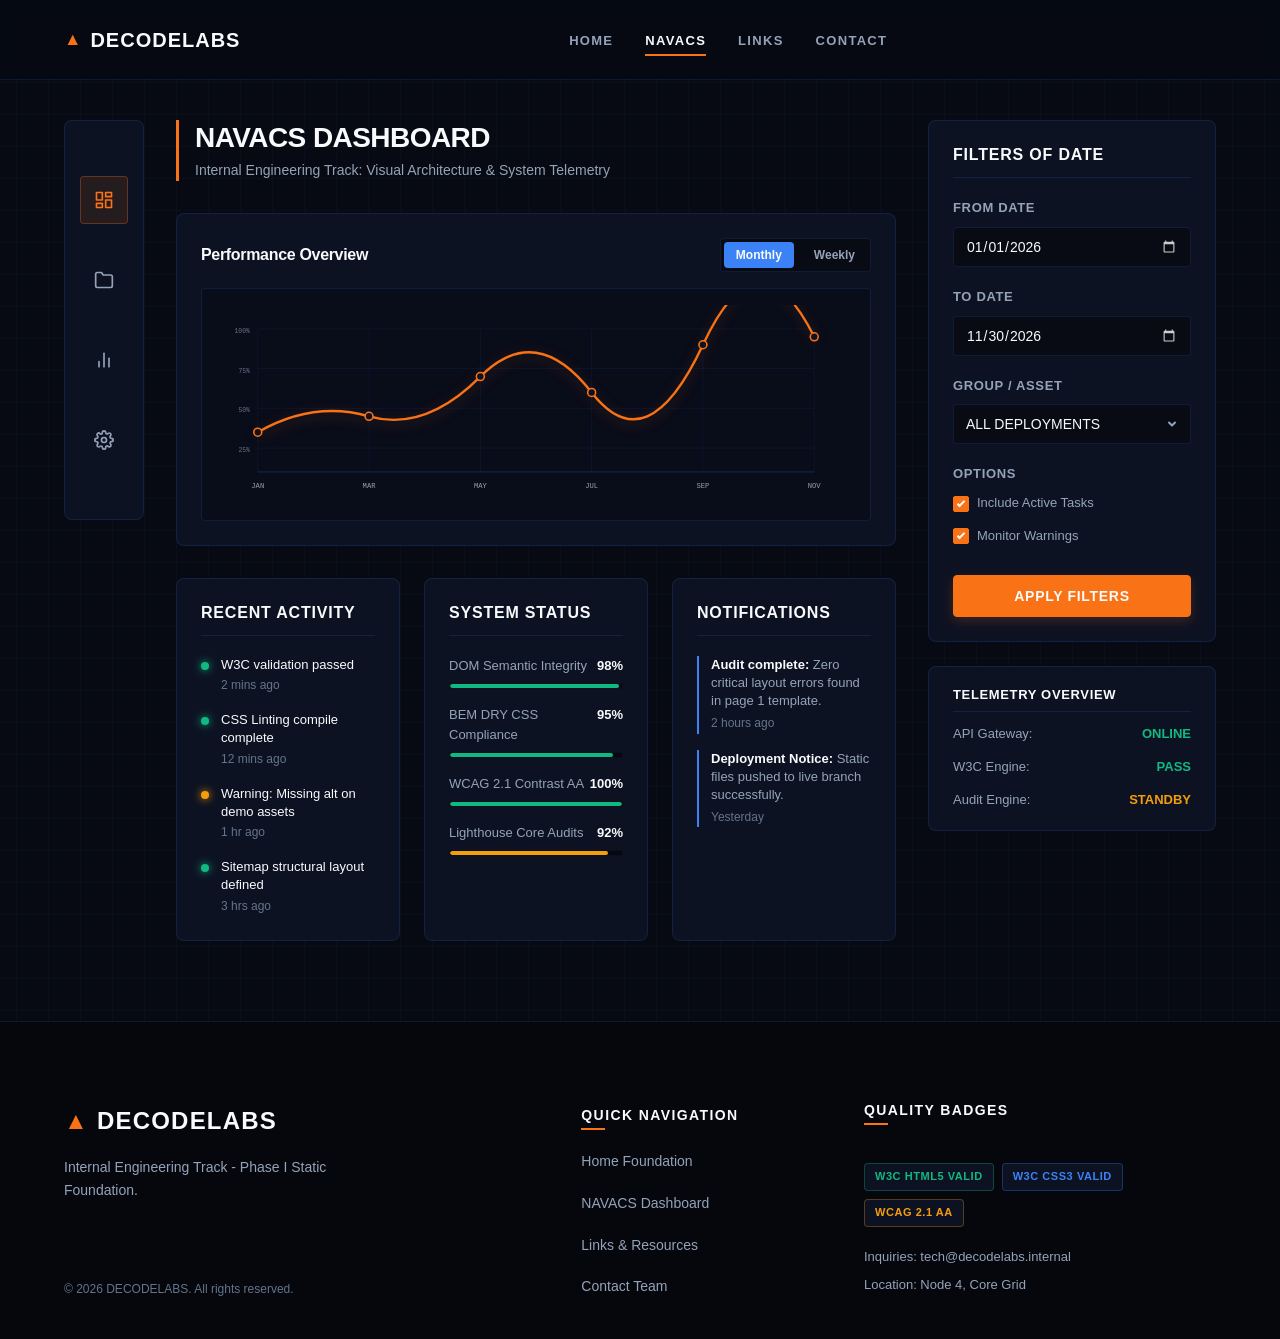
<file: page 2.html>
<!DOCTYPE html>
<html lang="en">
<head>
    <meta charset="UTF-8">
    <meta name="viewport" content="width=device-width, initial-scale=1.0">
    <meta name="description" content="NAVACS Internal Control Dashboard. Monitor system health, performance metrics, and compliance logs in real-time.">
    <link rel="stylesheet" href="style.css">
    <title>NAVACS CONTROL DASHBOARD - DECODELABS</title>
</head>
<body>
    <div class="page-container">
        
        <!-- ==========================================================================
             HEADER COMPONENT (Shared HEADER_NAV_01)
             ========================================================================== -->
        <header class="header">
            <div class="content-wrapper header__container">
                <div class="header__logo">
                    <a href="index .html" class="header__logo-link" id="header-logo">
                        <span class="header__logo-icon">▲</span> DECODELABS
                    </a>
                </div>
                
                <!-- Hamburger Toggle Menu Button (only visible in mobile sizes 320px-425px) -->
                <button class="header__toggle" id="menu-toggle" aria-label="Toggle Navigation" aria-expanded="false">
                    <span class="header__toggle-bar"></span>
                    <span class="header__toggle-bar"></span>
                    <span class="header__toggle-bar"></span>
                </button>

                <nav class="header__nav" id="header-nav" aria-label="Main Navigation">
                    <!-- Close button in slide mobile panel menu -->
                    <button class="header__close" id="menu-close" aria-label="Close Navigation">&times;</button>
                    
                    <ul class="header__menu">
                        <li><a href="index .html" class="header__link" id="nav-home">HOME</a></li>
                        <li><a href="page 2.html" class="header__link header__link--active" id="nav-navacs">NAVACS</a></li>
                        <li><a href="page 3.html" class="header__link" id="nav-links">LINKS</a></li>
                        <li><a href="page 3.html#contact" class="header__link" id="nav-contact">CONTACT</a></li>
                    </ul>
                </nav>
                
                <!-- Backdrop overlay for mobile menu -->
                <div class="header__overlay" id="menu-overlay"></div>
            </div>
        </header>

        <!-- ==========================================================================
             DASHBOARD GRID LAYOUT
             ========================================================================== -->
        <main class="dashboard-layout content-wrapper">
            
            <!-- SIDEBAR: Left icon navigation menu (Flexbox micro-alignment) -->
            <nav class="dashboard-layout__sidebar" aria-label="Dashboard Sidebar Navigation">
                <ul class="sidebar-menu">
                    <li>
                        <a href="page 2.html" class="sidebar-menu__link sidebar-menu__link--active" title="Dashboard">
                            <svg class="sidebar-menu__icon" viewBox="0 0 24 24" width="20" height="20" fill="none" stroke="currentColor" stroke-width="2" stroke-linecap="round" stroke-linejoin="round">
                                <rect x="3" y="3" width="7" height="9"></rect>
                                <rect x="14" y="3" width="7" height="5"></rect>
                                <rect x="14" y="12" width="7" height="9"></rect>
                                <rect x="3" y="16" width="7" height="5"></rect>
                            </svg>
                        </a>
                    </li>
                    <li>
                        <a href="#" class="sidebar-menu__link" title="Projects">
                            <svg class="sidebar-menu__icon" viewBox="0 0 24 24" width="20" height="20" fill="none" stroke="currentColor" stroke-width="2" stroke-linecap="round" stroke-linejoin="round">
                                <path d="M22 19a2 2 0 0 1-2 2H4a2 2 0 0 1-2-2V5a2 2 0 0 1 2-2h5l2 3h9a2 2 0 0 1 2 2z"></path>
                            </svg>
                        </a>
                    </li>
                    <li>
                        <a href="#" class="sidebar-menu__link" title="Analytics">
                            <svg class="sidebar-menu__icon" viewBox="0 0 24 24" width="20" height="20" fill="none" stroke="currentColor" stroke-width="2" stroke-linecap="round" stroke-linejoin="round">
                                <line x1="18" y1="20" x2="18" y2="10"></line>
                                <line x1="12" y1="20" x2="12" y2="4"></line>
                                <line x1="6" y1="20" x2="6" y2="14"></line>
                            </svg>
                        </a>
                    </li>
                    <li>
                        <a href="#" class="sidebar-menu__link" title="Settings">
                            <svg class="sidebar-menu__icon" viewBox="0 0 24 24" width="20" height="20" fill="none" stroke="currentColor" stroke-width="2" stroke-linecap="round" stroke-linejoin="round">
                                <circle cx="12" cy="12" r="3"></circle>
                                <path d="M19.4 15a1.65 1.65 0 0 0 .33 1.82l.06.06a2 2 0 1 1-2.83 2.83l-.06-.06a1.65 1.65 0 0 0-1.82-.33 1.65 1.65 0 0 0-1 1.51V21a2 2 0 0 1-4 0v-.09A1.65 1.65 0 0 0 9 19.4a1.65 1.65 0 0 0-1.82.33l-.06.06a2 2 0 1 1-2.83-2.83l.06-.06a1.65 1.65 0 0 0 .33-1.82 1.65 1.65 0 0 0-1.51-1H3a2 2 0 0 1 0-4h.09A1.65 1.65 0 0 0 4.6 9a1.65 1.65 0 0 0-.33-1.82l-.06-.06a2 2 0 1 1 2.83-2.83l.06.06a1.65 1.65 0 0 0 1.82.33H9a1.65 1.65 0 0 0 1-1.51V3a2 2 0 0 1 4 0v.09a1.65 1.65 0 0 0 1 1.51 1.65 1.65 0 0 0 1.82-.33l.06-.06a2 2 0 1 1 2.83 2.83l-.06.06a1.65 1.65 0 0 0-.33 1.82V9a1.65 1.65 0 0 0 1.51 1H21a2 2 0 0 1 0 4h-.09a1.65 1.65 0 0 0-1.51 1z"></path>
                            </svg>
                        </a>
                    </li>
                </ul>
            </nav>

            <!-- MAIN PANEL: Dashboard Center content (Grid) -->
            <section class="dashboard-layout__main" aria-labelledby="main-dashboard-title">
                <div class="dashboard-header">
                    <h2 class="dashboard-header__title" id="main-dashboard-title">NAVACS Dashboard</h2>
                    <p class="dashboard-header__subtitle">Internal Engineering Track: Visual Architecture &amp; System Telemetry</p>
                </div>

                <!-- 1. Performance Overview Chart -->
                <div class="dashboard-widget dashboard-widget--full">
                    <div class="chart-container">
                        <div class="chart-container__header">
                            <h3 class="chart-container__title">Performance Overview</h3>
                            <div class="chart-container__controls">
                                <button class="chart-toggle chart-toggle--active" id="btn-monthly">Monthly</button>
                                <button class="chart-toggle" id="btn-weekly">Weekly</button>
                            </div>
                        </div>
                        <div class="chart-container__visual">
                            <!-- Custom SVG Line Chart with Grid lines and glowing path -->
                            <svg class="performance-chart" viewBox="0 0 800 240" id="chart-svg" aria-label="System Performance Trendline Graph">
                                <!-- Background grid -->
                                <line x1="50" y1="30" x2="750" y2="30" stroke="rgba(59, 130, 246, 0.1)"/>
                                <line x1="50" y1="80" x2="750" y2="80" stroke="rgba(59, 130, 246, 0.1)"/>
                                <line x1="50" y1="130" x2="750" y2="130" stroke="rgba(59, 130, 246, 0.1)"/>
                                <line x1="50" y1="180" x2="750" y2="180" stroke="rgba(59, 130, 246, 0.1)"/>
                                <line x1="50" y1="210" x2="750" y2="210" stroke="rgba(59, 130, 246, 0.2)" stroke-width="1.5"/>
                                
                                <!-- Vertical grid lines -->
                                <line x1="50" y1="30" x2="50" y2="210" stroke="rgba(59, 130, 246, 0.1)"/>
                                <line x1="190" y1="30" x2="190" y2="210" stroke="rgba(59, 130, 246, 0.1)"/>
                                <line x1="330" y1="30" x2="330" y2="210" stroke="rgba(59, 130, 246, 0.1)"/>
                                <line x1="470" y1="30" x2="470" y2="210" stroke="rgba(59, 130, 246, 0.1)"/>
                                <line x1="610" y1="30" x2="610" y2="210" stroke="rgba(59, 130, 246, 0.1)"/>
                                <line x1="750" y1="30" x2="750" y2="210" stroke="rgba(59, 130, 246, 0.1)"/>
                                
                                <!-- Trendline glow and path -->
                                <path id="chart-path" d="M 50 160 Q 120 120 190 140 T 330 90 T 470 110 T 610 50 T 750 40" fill="none" stroke="#f97316" stroke-width="3" stroke-linecap="round"/>
                                
                                <!-- Data points -->
                                <circle cx="50" cy="160" r="5" fill="#0d1222" stroke="#f97316" stroke-width="2"/>
                                <circle cx="190" cy="140" r="5" fill="#0d1222" stroke="#f97316" stroke-width="2"/>
                                <circle cx="330" cy="90" r="5" fill="#0d1222" stroke="#f97316" stroke-width="2"/>
                                <circle cx="470" cy="110" r="5" fill="#0d1222" stroke="#f97316" stroke-width="2"/>
                                <circle cx="610" cy="50" r="5" fill="#0d1222" stroke="#f97316" stroke-width="2"/>
                                <circle cx="750" cy="40" r="5" fill="#0d1222" stroke="#f97316" stroke-width="2"/>

                                <!-- Text labels -->
                                <text x="50" y="230" fill="#94a3b8" font-size="9" font-family="monospace" text-anchor="middle">JAN</text>
                                <text x="190" y="230" fill="#94a3b8" font-size="9" font-family="monospace" text-anchor="middle">MAR</text>
                                <text x="330" y="230" fill="#94a3b8" font-size="9" font-family="monospace" text-anchor="middle">MAY</text>
                                <text x="470" y="230" fill="#94a3b8" font-size="9" font-family="monospace" text-anchor="middle">JUL</text>
                                <text x="610" y="230" fill="#94a3b8" font-size="9" font-family="monospace" text-anchor="middle">SEP</text>
                                <text x="750" y="230" fill="#94a3b8" font-size="9" font-family="monospace" text-anchor="middle">NOV</text>

                                <text x="40" y="35" fill="#64748b" font-size="8" font-family="monospace" text-anchor="end">100%</text>
                                <text x="40" y="85" fill="#64748b" font-size="8" font-family="monospace" text-anchor="end">75%</text>
                                <text x="40" y="135" fill="#64748b" font-size="8" font-family="monospace" text-anchor="end">50%</text>
                                <text x="40" y="185" fill="#64748b" font-size="8" font-family="monospace" text-anchor="end">25%</text>
                            </svg>
                        </div>
                    </div>
                </div>

                <!-- 2. Bottom Row Grid Widgets (3-column layout) -->
                <div class="dashboard-grid">
                    
                    <!-- Recent Activity Card -->
                    <div class="dashboard-widget">
                        <h4 class="dashboard-widget__title">Recent Activity</h4>
                        <ul class="activity-list" id="activity-list">
                            <li class="activity-item">
                                <span class="activity-item__status activity-item__status--success"></span>
                                <div class="activity-item__details">
                                    <p class="activity-item__desc">W3C validation passed</p>
                                    <span class="activity-item__time">2 mins ago</span>
                                </div>
                            </li>
                            <li class="activity-item">
                                <span class="activity-item__status activity-item__status--success"></span>
                                <div class="activity-item__details">
                                    <p class="activity-item__desc">CSS Linting compile complete</p>
                                    <span class="activity-item__time">12 mins ago</span>
                                </div>
                            </li>
                            <li class="activity-item">
                                <span class="activity-item__status activity-item__status--warning"></span>
                                <div class="activity-item__details">
                                    <p class="activity-item__desc">Warning: Missing alt on demo assets</p>
                                    <span class="activity-item__time">1 hr ago</span>
                                </div>
                            </li>
                            <li class="activity-item">
                                <span class="activity-item__status activity-item__status--success"></span>
                                <div class="activity-item__details">
                                    <p class="activity-item__desc">Sitemap structural layout defined</p>
                                    <span class="activity-item__time">3 hrs ago</span>
                                </div>
                            </li>
                        </ul>
                    </div>

                    <!-- System Status Card -->
                    <div class="dashboard-widget">
                        <h4 class="dashboard-widget__title">System Status</h4>
                        <div class="status-grid">
                            <div class="status-indicator">
                                <div class="status-indicator__label">
                                    <span>DOM Semantic Integrity</span>
                                    <span class="status-val" id="val-dom">98%</span>
                                </div>
                                <div class="status-indicator__progress">
                                    <div class="status-indicator__bar status-indicator__bar--success" style="width: 98%"></div>
                                </div>
                            </div>
                            <div class="status-indicator">
                                <div class="status-indicator__label">
                                    <span>BEM DRY CSS Compliance</span>
                                    <span class="status-val" id="val-bem">95%</span>
                                </div>
                                <div class="status-indicator__progress">
                                    <div class="status-indicator__bar status-indicator__bar--success" style="width: 95%"></div>
                                </div>
                            </div>
                            <div class="status-indicator">
                                <div class="status-indicator__label">
                                    <span>WCAG 2.1 Contrast AA</span>
                                    <span class="status-val" id="val-contrast">100%</span>
                                </div>
                                <div class="status-indicator__progress">
                                    <div class="status-indicator__bar status-indicator__bar--success" style="width: 100%"></div>
                                </div>
                            </div>
                            <div class="status-indicator">
                                <div class="status-indicator__label">
                                    <span>Lighthouse Core Audits</span>
                                    <span class="status-val" id="val-lighthouse">92%</span>
                                </div>
                                <div class="status-indicator__progress">
                                    <div class="status-indicator__bar status-indicator__bar--warning" style="width: 92%" id="bar-lighthouse"></div>
                                </div>
                            </div>
                        </div>
                    </div>

                    <!-- Notifications Card -->
                    <div class="dashboard-widget">
                        <h4 class="dashboard-widget__title">Notifications</h4>
                        <ul class="notifications-list" id="notifications-list">
                            <li class="notification-item">
                                <p class="notification-item__text"><strong>Audit complete:</strong> Zero critical layout errors found in page 1 template.</p>
                                <span class="notification-item__time">2 hours ago</span>
                            </li>
                            <li class="notification-item">
                                <p class="notification-item__text"><strong>Deployment Notice:</strong> Static files pushed to live branch successfully.</p>
                                <span class="notification-item__time">Yesterday</span>
                            </li>
                        </ul>
                    </div>

                </div>
            </section>

            <!-- FILTERS PANEL: Right sidebar content (Grid / Flexbox) -->
            <aside class="dashboard-layout__filters" aria-labelledby="filters-title">
                <div class="filters-panel">
                    <h3 class="filters-panel__title" id="filters-title">Filters of Date</h3>
                    
                    <form class="filters-form" id="filters-form" onsubmit="return false;">
                        <div class="filters-form__group">
                            <label for="filter-from-date" class="filters-form__label">From Date</label>
                            <input type="date" id="filter-from-date" class="filters-form__input" value="2026-01-01" required>
                        </div>

                        <div class="filters-form__group">
                            <label for="filter-to-date" class="filters-form__label">To Date</label>
                            <input type="date" id="filter-to-date" class="filters-form__input" value="2026-11-30" required>
                        </div>

                        <div class="filters-form__group">
                            <label for="filter-asset" class="filters-form__label">Group / Asset</label>
                            <select id="filter-asset" class="filters-form__select">
                                <option value="all">ALL DEPLOYMENTS</option>
                                <option value="page-1">PAGE 1 (LANDING)</option>
                                <option value="page-2">PAGE 2 (DASHBOARD)</option>
                                <option value="style-css">STYLE SHEET</option>
                            </select>
                        </div>

                        <div class="filters-form__group">
                            <label class="filters-form__label">Options</label>
                            <div class="checkbox-group">
                                <label class="checkbox-label" for="opt-active">
                                    <input type="checkbox" id="opt-active" checked>
                                    <span class="checkbox-custom"></span> Include Active Tasks
                                </label>
                                <label class="checkbox-label" for="opt-warnings">
                                    <input type="checkbox" id="opt-warnings" checked>
                                    <span class="checkbox-custom"></span> Monitor Warnings
                                </label>
                            </div>
                        </div>

                        <button type="submit" class="button button--primary filters-form__button" id="apply-filters-btn">APPLY FILTERS</button>
                    </form>
                </div>

                <div class="telemetry-box">
                    <h4 class="telemetry-box__title">Telemetry Overview</h4>
                    <div class="telemetry-box__metric">
                        <span class="metric-label">API Gateway:</span>
                        <span class="metric-value metric-value--success">ONLINE</span>
                    </div>
                    <div class="telemetry-box__metric">
                        <span class="metric-label">W3C Engine:</span>
                        <span class="metric-value metric-value--success">PASS</span>
                    </div>
                    <div class="telemetry-box__metric">
                        <span class="metric-label">Audit Engine:</span>
                        <span class="metric-value metric-value--warning">STANDBY</span>
                    </div>
                </div>
            </aside>

        </main>

        <!-- ==========================================================================
             FOOTER COMPONENT (Shared)
             ========================================================================== -->
        <footer class="footer">
            <div class="content-wrapper footer__container">
                <div class="footer__info">
                    <div class="footer__logo">
                        <span class="footer__logo-icon">▲</span> DECODELABS
                    </div>
                    <p class="footer__description">Internal Engineering Track - Phase I Static Foundation.</p>
                    <p class="footer__copyright">&copy; 2026 DECODELABS. All rights reserved.</p>
                </div>
                
                <div class="footer__links-group">
                    <h4 class="footer__heading">Quick Navigation</h4>
                    <ul class="footer__links-list">
                        <li><a href="index .html" class="footer__link">Home Foundation</a></li>
                        <li><a href="page 2.html" class="footer__link">NAVACS Dashboard</a></li>
                        <li><a href="page 3.html" class="footer__link">Links &amp; Resources</a></li>
                        <li><a href="page 3.html#contact" class="footer__link">Contact Team</a></li>
                    </ul>
                </div>

                <div class="footer__badges-group">
                    <h4 class="footer__heading">Quality Badges</h4>
                    <div class="footer__badges">
                        <span class="footer__badge footer__badge--w3c">W3C HTML5 Valid</span>
                        <span class="footer__badge footer__badge--css3">W3C CSS3 Valid</span>
                        <span class="footer__badge footer__badge--a11y">WCAG 2.1 AA</span>
                    </div>
                    <div class="footer__contact-info">
                        <p class="footer__contact-text">Inquiries: tech@decodelabs.internal</p>
                        <p class="footer__contact-text">Location: Node 4, Core Grid</p>
                    </div>
                </div>
            </div>
        </footer>

    </div>

    <!-- ==========================================================================
         INTERACTIVE SCRIPTS
         ========================================================================== -->
    <script>
        document.addEventListener('DOMContentLoaded', () => {
            const chartPath = document.getElementById('chart-path');
            const monthlyBtn = document.getElementById('btn-monthly');
            const weeklyBtn = document.getElementById('btn-weekly');
            const applyBtn = document.getElementById('apply-filters-btn');
            const filterAsset = document.getElementById('filter-asset');
            
            // Path data definitions
            const monthlyPath = "M 50 160 Q 120 120 190 140 T 330 90 T 470 110 T 610 50 T 750 40";
            const weeklyPath = "M 50 80 Q 120 150 190 110 T 330 180 T 470 60 T 610 90 T 750 120";

            // Monthly vs Weekly toggles
            monthlyBtn.addEventListener('click', () => {
                monthlyBtn.classList.add('chart-toggle--active');
                weeklyBtn.classList.remove('chart-toggle--active');
                chartPath.setAttribute('d', monthlyPath);
                updateChartPoints(monthlyPath);
            });

            weeklyBtn.addEventListener('click', () => {
                weeklyBtn.classList.add('chart-toggle--active');
                monthlyBtn.classList.remove('chart-toggle--active');
                chartPath.setAttribute('d', weeklyPath);
                updateChartPoints(weeklyPath);
            });

            function updateChartPoints(pathStr) {
                // Smoothly update points
                const svg = document.getElementById('chart-svg');
                const circles = svg.querySelectorAll('circle');
                
                // Set fixed mock coordinates based on the paths above
                const coords = pathStr === monthlyPath 
                    ? [{x: 50, y: 160}, {x: 190, y: 140}, {x: 330, y: 90}, {x: 470, y: 110}, {x: 610, y: 50}, {x: 750, y: 40}]
                    : [{x: 50, y: 80}, {x: 190, y: 110}, {x: 330, y: 180}, {x: 470, y: 60}, {x: 610, y: 90}, {x: 750, y: 120}];

                circles.forEach((circle, idx) => {
                    if (coords[idx]) {
                        circle.setAttribute('cx', coords[idx].x);
                        circle.setAttribute('cy', coords[idx].y);
                    }
                });
            }

            // Apply filters interaction
            applyBtn.addEventListener('click', (e) => {
                e.preventDefault();
                applyBtn.innerText = "REFRESHING...";
                applyBtn.disabled = true;

                setTimeout(() => {
                    // Update stats randomly to show dynamic feedback
                    const randomDom = Math.floor(Math.random() * 5) + 95; // 95 - 99%
                    const randomBem = Math.floor(Math.random() * 8) + 90; // 90 - 97%
                    const randomLighthouse = Math.floor(Math.random() * 7) + 93; // 93 - 99%

                    document.getElementById('val-dom').innerText = `${randomDom}%`;
                    document.getElementById('val-bem').innerText = `${randomBem}%`;
                    document.getElementById('val-lighthouse').innerText = `${randomLighthouse}%`;

                    // Update lighthouse bar
                    const lighthouseBar = document.getElementById('bar-lighthouse');
                    lighthouseBar.style.width = `${randomLighthouse}%`;
                    if (randomLighthouse >= 95) {
                        lighthouseBar.className = "status-indicator__bar status-indicator__bar--success";
                    } else {
                        lighthouseBar.className = "status-indicator__bar status-indicator__bar--warning";
                    }

                    // Add log item to activity log
                    const activityList = document.getElementById('activity-list');
                    const newItem = document.createElement('li');
                    newItem.className = "activity-item";
                    
                    const assetName = filterAsset.options[filterAsset.selectedIndex].text;
                    newItem.innerHTML = `
                        <span class="activity-item__status activity-item__status--success"></span>
                        <div class="activity-item__details">
                            <p class="activity-item__desc">Filters applied for: ${assetName}</p>
                            <span class="activity-item__time">Just now</span>
                        </div>
                    `;
                    activityList.insertBefore(newItem, activityList.firstChild);
                    if (activityList.children.length > 5) {
                        activityList.removeChild(activityList.lastChild);
                    }

                    applyBtn.innerText = "APPLY FILTERS";
                    applyBtn.disabled = false;
                }, 800);
            });
        });
    </script>
    <script src="script.js"></script>
</body>
</html>
</file>
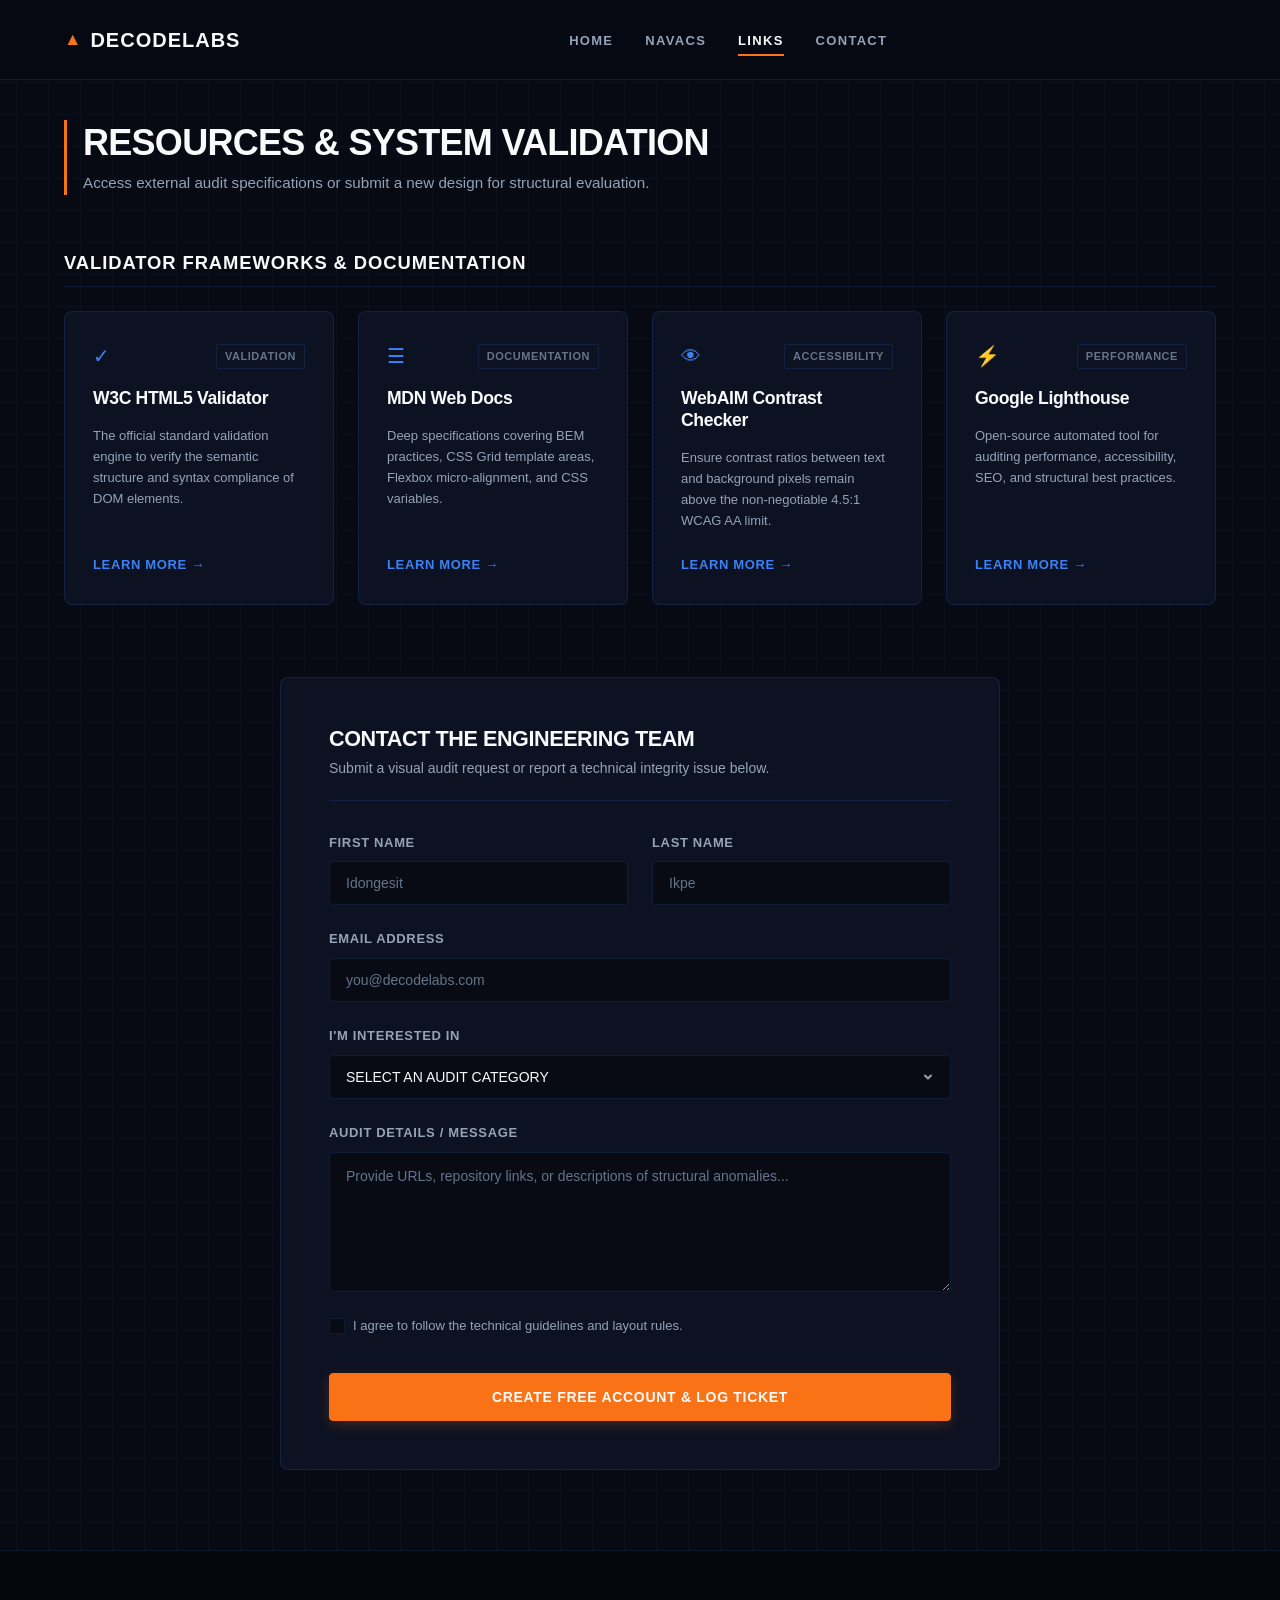
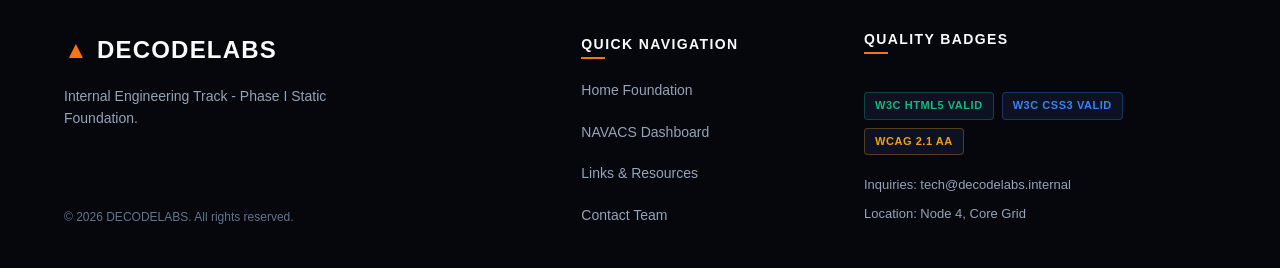
<file: page 3.html>
<!DOCTYPE html>
<html lang="en">
<head>
    <meta charset="UTF-8">
    <meta name="viewport" content="width=device-width, initial-scale=1.0">
    <meta name="description" content="Technical resources, standard documentation, and contact forms for the DECODELABS Visual Architecture team.">
    <link rel="stylesheet" href="style.css">
    <title>RESOURCES & CONTACT - DECODELABS</title>
</head>
<body>
    <div class="page-container">
        
        <!-- ==========================================================================
             HEADER COMPONENT (Shared HEADER_NAV_01)
             ========================================================================== -->
        <header class="header">
            <div class="content-wrapper header__container">
                <div class="header__logo">
                    <a href="index .html" class="header__logo-link" id="header-logo">
                        <span class="header__logo-icon">▲</span> DECODELABS
                    </a>
                </div>
                
                <!-- Hamburger Toggle Menu Button (only visible in mobile sizes 320px-425px) -->
                <button class="header__toggle" id="menu-toggle" aria-label="Toggle Navigation" aria-expanded="false">
                    <span class="header__toggle-bar"></span>
                    <span class="header__toggle-bar"></span>
                    <span class="header__toggle-bar"></span>
                </button>

                <nav class="header__nav" id="header-nav" aria-label="Main Navigation">
                    <!-- Close button in slide mobile panel menu -->
                    <button class="header__close" id="menu-close" aria-label="Close Navigation">&times;</button>
                    
                    <ul class="header__menu">
                        <li><a href="index .html" class="header__link" id="nav-home">HOME</a></li>
                        <li><a href="page 2.html" class="header__link" id="nav-navacs">NAVACS</a></li>
                        <li><a href="page 3.html" class="header__link header__link--active" id="nav-links">LINKS</a></li>
                        <li><a href="page 3.html#contact" class="header__link" id="nav-contact">CONTACT</a></li>
                    </ul>
                </nav>
                
                <!-- Backdrop overlay for mobile menu -->
                <div class="header__overlay" id="menu-overlay"></div>
            </div>
        </header>

        <!-- ==========================================================================
             MAIN CONTENT: RESOURCES & CONTACT
             ========================================================================== -->
        <main class="resources-layout content-wrapper">
            
            <div class="resources-header">
                <h1 class="resources-header__title">Resources &amp; System Validation</h1>
                <p class="resources-header__subtitle">Access external audit specifications or submit a new design for structural evaluation.</p>
            </div>

            <!-- SECTION 1: Technical Resource Links (CSS Grid) -->
            <section class="resources-section" aria-labelledby="resources-title">
                <h2 class="resources-section__title" id="resources-title">Validator Frameworks &amp; Documentation</h2>
                <div class="resources-grid">
                    
                    <!-- Resource 1: W3C HTML Validator -->
                    <a href="https://validator.w3.org/" target="_blank" rel="noopener" class="resource-card" aria-label="W3C HTML Validator - External Link">
                        <div class="resource-card__header">
                            <span class="resource-card__icon">✓</span>
                            <span class="resource-card__tag">Validation</span>
                        </div>
                        <h3 class="resource-card__title">W3C HTML5 Validator</h3>
                        <p class="resource-card__description">The official standard validation engine to verify the semantic structure and syntax compliance of DOM elements.</p>
                        <span class="resource-card__arrow">Learn More &rarr;</span>
                    </a>

                    <!-- Resource 2: MDN Web Docs -->
                    <a href="https://developer.mozilla.org/en-US/docs/Web/CSS" target="_blank" rel="noopener" class="resource-card" aria-label="MDN Web Docs - External Link">
                        <div class="resource-card__header">
                            <span class="resource-card__icon">☰</span>
                            <span class="resource-card__tag">Documentation</span>
                        </div>
                        <h3 class="resource-card__title">MDN Web Docs</h3>
                        <p class="resource-card__description">Deep specifications covering BEM practices, CSS Grid template areas, Flexbox micro-alignment, and CSS variables.</p>
                        <span class="resource-card__arrow">Learn More &rarr;</span>
                    </a>

                    <!-- Resource 3: WebAIM Contrast Checker -->
                    <a href="https://webaim.org/resources/contrastchecker/" target="_blank" rel="noopener" class="resource-card" aria-label="WebAIM Contrast Checker - External Link">
                        <div class="resource-card__header">
                            <span class="resource-card__icon">👁</span>
                            <span class="resource-card__tag">Accessibility</span>
                        </div>
                        <h3 class="resource-card__title">WebAIM Contrast Checker</h3>
                        <p class="resource-card__description">Ensure contrast ratios between text and background pixels remain above the non-negotiable 4.5:1 WCAG AA limit.</p>
                        <span class="resource-card__arrow">Learn More &rarr;</span>
                    </a>

                    <!-- Resource 4: Lighthouse Audits -->
                    <a href="https://developer.chrome.com/docs/lighthouse/overview/" target="_blank" rel="noopener" class="resource-card" aria-label="Google Lighthouse - External Link">
                        <div class="resource-card__header">
                            <span class="resource-card__icon">⚡</span>
                            <span class="resource-card__tag">Performance</span>
                        </div>
                        <h3 class="resource-card__title">Google Lighthouse</h3>
                        <p class="resource-card__description">Open-source automated tool for auditing performance, accessibility, SEO, and structural best practices.</p>
                        <span class="resource-card__arrow">Learn More &rarr;</span>
                    </a>

                </div>
            </section>

            <!-- SECTION 2: Contact Form / Audit Submission (Flex/Grid) -->
            <section class="contact-section" id="contact" aria-labelledby="contact-title">
                <div class="contact-panel">
                    <div class="contact-panel__header">
                        <h2 class="contact-panel__title" id="contact-title">Contact the Engineering Team</h2>
                        <p class="contact-panel__subtitle">Submit a visual audit request or report a technical integrity issue below.</p>
                    </div>

                    <!-- Success Message Box (Hidden by default) -->
                    <div class="success-box" id="form-success-box" style="display: none;" role="alert">
                        <span class="success-box__icon">▲</span>
                        <div class="success-box__message">
                            <h4 class="success-box__title">Structural Audit Request Logged</h4>
                            <p class="success-box__text">Ticket generated successfully. Access authorization request logged on NAVACS telemetry pipeline.</p>
                        </div>
                    </div>

                    <form class="contact-form" id="audit-contact-form" onsubmit="return false;">
                        <!-- First & Last Name side-by-side (Flexbox) -->
                        <div class="contact-form__row">
                            <div class="contact-form__group">
                                <label for="contact-firstname" class="contact-form__label">First Name</label>
                                <input type="text" id="contact-firstname" class="contact-form__input" placeholder="Idongesit" required>
                            </div>
                            <div class="contact-form__group">
                                <label for="contact-lastname" class="contact-form__label">Last Name</label>
                                <input type="text" id="contact-lastname" class="contact-form__input" placeholder="Ikpe" required>
                            </div>
                        </div>

                        <div class="contact-form__group">
                            <label for="contact-email" class="contact-form__label">Email Address</label>
                            <input type="email" id="contact-email" class="contact-form__input" placeholder="you@decodelabs.com" required>
                        </div>

                        <div class="contact-form__group">
                            <label for="contact-category" class="contact-form__label">I'm Interested In</label>
                            <select id="contact-category" class="contact-form__select" required>
                                <option value="" disabled selected>SELECT AN AUDIT CATEGORY</option>
                                <option value="visual-architecture">Visual Architecture Audit</option>
                                <option value="semantic-dom">Semantic DOM Validation</option>
                                <option value="dry-css">BEM &amp; DRY Style Validation</option>
                                <option value="accessibility">Accessibility Contrast Audit</option>
                            </select>
                        </div>

                        <div class="contact-form__group">
                            <label for="contact-message" class="contact-form__label">Audit Details / Message</label>
                            <textarea id="contact-message" class="contact-form__textarea" placeholder="Provide URLs, repository links, or descriptions of structural anomalies..." required></textarea>
                        </div>

                        <div class="contact-form__group">
                            <label class="checkbox-label" for="contact-terms">
                                <input type="checkbox" id="contact-terms" required>
                                <span class="checkbox-custom"></span> I agree to follow the technical guidelines and layout rules.
                            </label>
                        </div>

                        <button type="submit" class="button button--primary contact-form__button" id="submit-audit-btn">CREATE FREE ACCOUNT &amp; LOG TICKET</button>
                    </form>
                </div>
            </section>

        </main>

        <!-- ==========================================================================
             FOOTER COMPONENT (Shared)
             ========================================================================== -->
        <footer class="footer">
            <div class="content-wrapper footer__container">
                <div class="footer__info">
                    <div class="footer__logo">
                        <span class="footer__logo-icon">▲</span> DECODELABS
                    </div>
                    <p class="footer__description">Internal Engineering Track - Phase I Static Foundation.</p>
                    <p class="footer__copyright">&copy; 2026 DECODELABS. All rights reserved.</p>
                </div>
                
                <div class="footer__links-group">
                    <h4 class="footer__heading">Quick Navigation</h4>
                    <ul class="footer__links-list">
                        <li><a href="index .html" class="footer__link">Home Foundation</a></li>
                        <li><a href="page 2.html" class="footer__link">NAVACS Dashboard</a></li>
                        <li><a href="page 3.html" class="footer__link">Links &amp; Resources</a></li>
                        <li><a href="page 3.html#contact" class="footer__link">Contact Team</a></li>
                    </ul>
                </div>

                <div class="footer__badges-group">
                    <h4 class="footer__heading">Quality Badges</h4>
                    <div class="footer__badges">
                        <span class="footer__badge footer__badge--w3c">W3C HTML5 Valid</span>
                        <span class="footer__badge footer__badge--css3">W3C CSS3 Valid</span>
                        <span class="footer__badge footer__badge--a11y">WCAG 2.1 AA</span>
                    </div>
                    <div class="footer__contact-info">
                        <p class="footer__contact-text">Inquiries: tech@decodelabs.internal</p>
                        <p class="footer__contact-text">Location: Node 4, Core Grid</p>
                    </div>
                </div>
            </div>
        </footer>

    </div>

    <!-- ==========================================================================
         FORM SUBMISSION DYNAMIC INTERACTIVE SCRIPT
         ========================================================================== -->
    <script>
        document.addEventListener('DOMContentLoaded', () => {
            const form = document.getElementById('audit-contact-form');
            const successBox = document.getElementById('form-success-box');
            const submitBtn = document.getElementById('submit-audit-btn');

            form.addEventListener('submit', (e) => {
                e.preventDefault();

                // Basic HTML5 validation pass check
                if (!form.checkValidity()) {
                    return;
                }

                submitBtn.innerText = "SUBMITTING TICKET...";
                submitBtn.disabled = true;

                setTimeout(() => {
                    successBox.style.display = 'flex';
                    form.reset();
                    submitBtn.innerText = "SUBMIT AUDIT REQUEST";
                    submitBtn.disabled = false;
                    
                    // Smooth scroll up to success box
                    successBox.scrollIntoView({ behavior: 'smooth', block: 'center' });
                }, 1000);
            });
        });
    </script>
    <script src="script.js"></script>
</body>
</html>
</file>
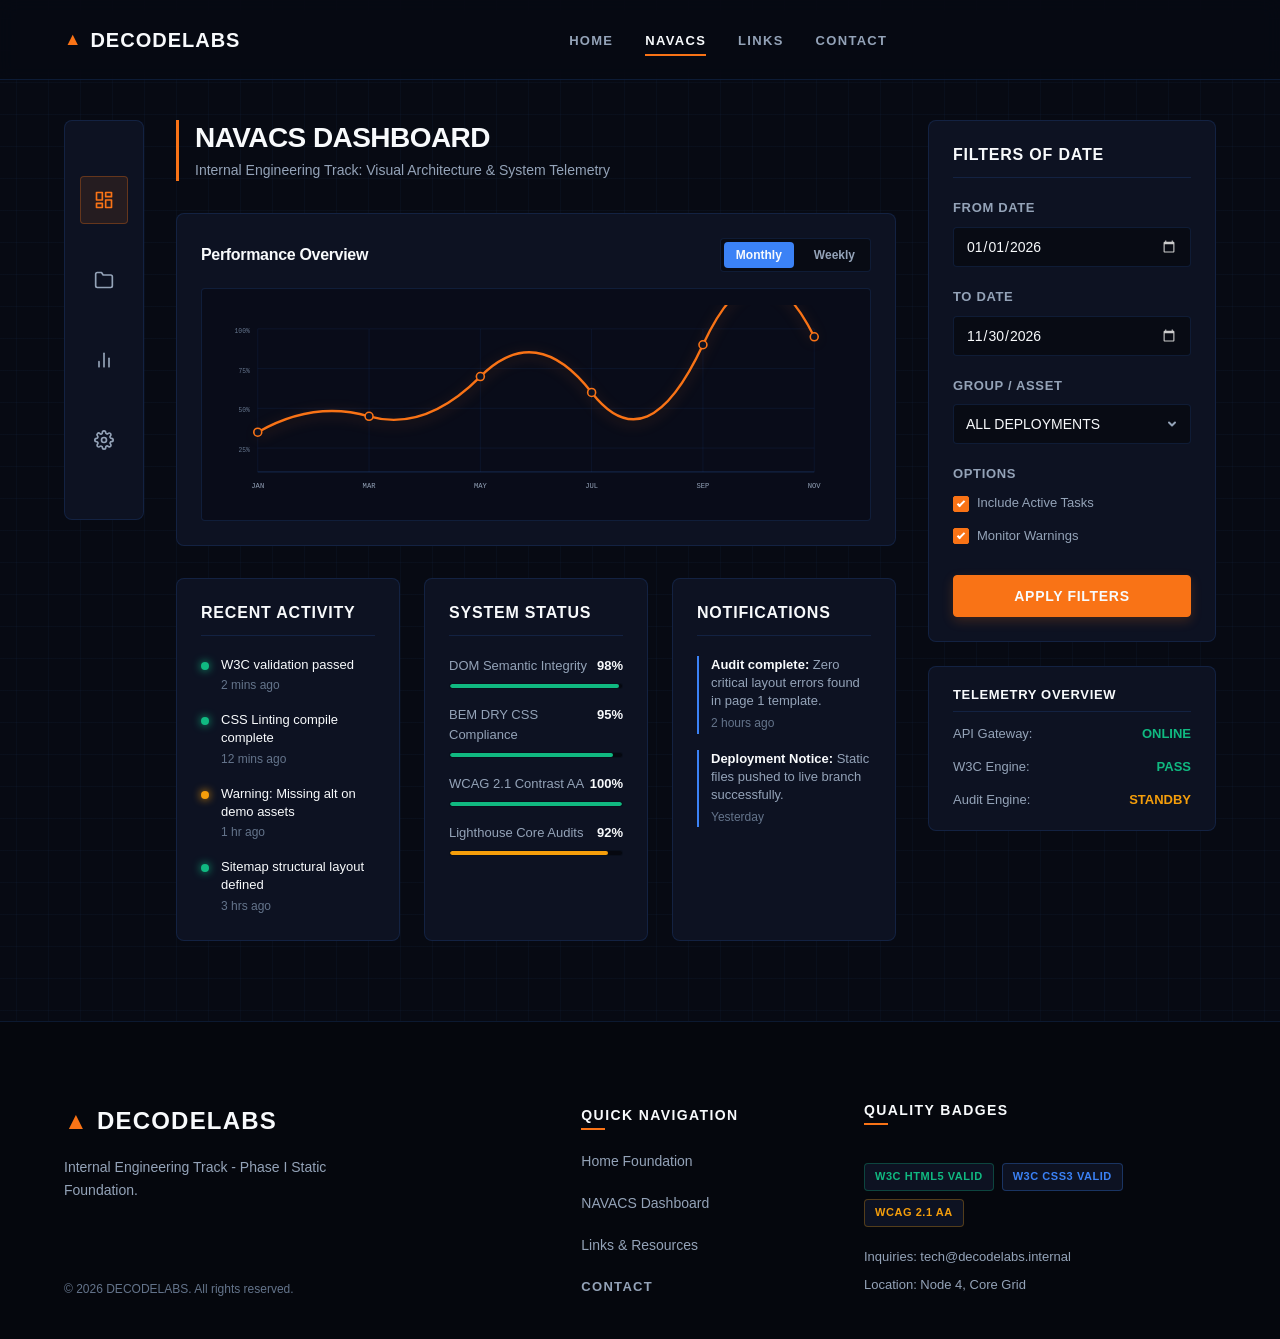
<file: page2.html>
<!DOCTYPE html>
<html lang="en">
<head>
    <meta charset="UTF-8">
    <meta name="viewport" content="width=device-width, initial-scale=1.0">
    <meta name="description" content="NAVACS Internal Control Dashboard. Monitor system health, performance metrics, and compliance logs in real-time.">
    <link rel="stylesheet" href="style.css">
    <title>NAVACS CONTROL DASHBOARD - DECODELABS</title>
</head>
<body>
    <div class="page-container">
        
        <!-- ==========================================================================
             HEADER COMPONENT (Shared HEADER_NAV_01)
             ========================================================================== -->
        <header class="header">
            <div class="content-wrapper header__container">
                <div class="header__logo">
                    <a href="index.html" class="header__logo-link" id="header-logo">
                        <span class="header__logo-icon">▲</span> DECODELABS
                    </a>
                </div>
                
                <!-- Hamburger Toggle Menu Button (only visible in mobile sizes 320px-425px) -->
                <button class="header__toggle" id="menu-toggle" aria-label="Toggle Navigation" aria-expanded="false">
                    <span class="header__toggle-bar"></span>
                    <span class="header__toggle-bar"></span>
                    <span class="header__toggle-bar"></span>
                </button>

                <nav class="header__nav" id="header-nav" aria-label="Main Navigation">
                    <!-- Close button in slide mobile panel menu -->
                    <button class="header__close" id="menu-close" aria-label="Close Navigation">&times;</button>
                    
                    <ul class="header__menu">
                        <li><a href="index.html" class="header__link" id="nav-home">HOME</a></li>
                        <li><a href="page2.html" class="header__link header__link--active" id="nav-navacs">NAVACS</a></li>
                        <li><a href="page3.html" class="header__link" id="nav-links">LINKS</a></li>
                        <li><a href="page3.html#contact" class="header__link" id="nav-contact">CONTACT</a></li>
                    </ul>
                </nav>
                
                <!-- Backdrop overlay for mobile menu -->
                <div class="header__overlay" id="menu-overlay"></div>
            </div>
        </header>

        <!-- ==========================================================================
             DASHBOARD GRID LAYOUT
             ========================================================================== -->
        <main class="dashboard-layout content-wrapper">
            
            <!-- SIDEBAR: Left icon navigation menu (Flexbox micro-alignment) -->
            <nav class="dashboard-layout__sidebar" aria-label="Dashboard Sidebar Navigation">
                <ul class="sidebar-menu">
                    <li>
                        <a href="page2.html" class="sidebar-menu__link sidebar-menu__link--active" title="Dashboard">
                            <svg class="sidebar-menu__icon" viewBox="0 0 24 24" width="20" height="20" fill="none" stroke="currentColor" stroke-width="2" stroke-linecap="round" stroke-linejoin="round">
                                <rect x="3" y="3" width="7" height="9"></rect>
                                <rect x="14" y="3" width="7" height="5"></rect>
                                <rect x="14" y="12" width="7" height="9"></rect>
                                <rect x="3" y="16" width="7" height="5"></rect>
                            </svg>
                        </a>
                    </li>
                    <li>
                        <a href="#" class="sidebar-menu__link" title="Projects">
                            <svg class="sidebar-menu__icon" viewBox="0 0 24 24" width="20" height="20" fill="none" stroke="currentColor" stroke-width="2" stroke-linecap="round" stroke-linejoin="round">
                                <path d="M22 19a2 2 0 0 1-2 2H4a2 2 0 0 1-2-2V5a2 2 0 0 1 2-2h5l2 3h9a2 2 0 0 1 2 2z"></path>
                            </svg>
                        </a>
                    </li>
                    <li>
                        <a href="#" class="sidebar-menu__link" title="Analytics">
                            <svg class="sidebar-menu__icon" viewBox="0 0 24 24" width="20" height="20" fill="none" stroke="currentColor" stroke-width="2" stroke-linecap="round" stroke-linejoin="round">
                                <line x1="18" y1="20" x2="18" y2="10"></line>
                                <line x1="12" y1="20" x2="12" y2="4"></line>
                                <line x1="6" y1="20" x2="6" y2="14"></line>
                            </svg>
                        </a>
                    </li>
                    <li>
                        <a href="#" class="sidebar-menu__link" title="Settings">
                            <svg class="sidebar-menu__icon" viewBox="0 0 24 24" width="20" height="20" fill="none" stroke="currentColor" stroke-width="2" stroke-linecap="round" stroke-linejoin="round">
                                <circle cx="12" cy="12" r="3"></circle>
                                <path d="M19.4 15a1.65 1.65 0 0 0 .33 1.82l.06.06a2 2 0 1 1-2.83 2.83l-.06-.06a1.65 1.65 0 0 0-1.82-.33 1.65 1.65 0 0 0-1 1.51V21a2 2 0 0 1-4 0v-.09A1.65 1.65 0 0 0 9 19.4a1.65 1.65 0 0 0-1.82.33l-.06.06a2 2 0 1 1-2.83-2.83l.06-.06a1.65 1.65 0 0 0 .33-1.82 1.65 1.65 0 0 0-1.51-1H3a2 2 0 0 1 0-4h.09A1.65 1.65 0 0 0 4.6 9a1.65 1.65 0 0 0-.33-1.82l-.06-.06a2 2 0 1 1 2.83-2.83l.06.06a1.65 1.65 0 0 0 1.82.33H9a1.65 1.65 0 0 0 1-1.51V3a2 2 0 0 1 4 0v.09a1.65 1.65 0 0 0 1 1.51 1.65 1.65 0 0 0 1.82-.33l.06-.06a2 2 0 1 1 2.83 2.83l-.06.06a1.65 1.65 0 0 0-.33 1.82V9a1.65 1.65 0 0 0 1.51 1H21a2 2 0 0 1 0 4h-.09a1.65 1.65 0 0 0-1.51 1z"></path>
                            </svg>
                        </a>
                    </li>
                </ul>
            </nav>

            <!-- MAIN PANEL: Dashboard Center content (Grid) -->
            <section class="dashboard-layout__main" aria-labelledby="main-dashboard-title">
                <div class="dashboard-header">
                    <h2 class="dashboard-header__title" id="main-dashboard-title">NAVACS Dashboard</h2>
                    <p class="dashboard-header__subtitle">Internal Engineering Track: Visual Architecture &amp; System Telemetry</p>
                </div>

                <!-- 1. Performance Overview Chart -->
                <div class="dashboard-widget dashboard-widget--full">
                    <div class="chart-container">
                        <div class="chart-container__header">
                            <h3 class="chart-container__title">Performance Overview</h3>
                            <div class="chart-container__controls">
                                <button class="chart-toggle chart-toggle--active" id="btn-monthly">Monthly</button>
                                <button class="chart-toggle" id="btn-weekly">Weekly</button>
                            </div>
                        </div>
                        <div class="chart-container__visual">
                            <!-- Custom SVG Line Chart with Grid lines and glowing path -->
                            <svg class="performance-chart" viewBox="0 0 800 240" id="chart-svg" aria-label="System Performance Trendline Graph">
                                <!-- Background grid -->
                                <line x1="50" y1="30" x2="750" y2="30" stroke="rgba(59, 130, 246, 0.1)"/>
                                <line x1="50" y1="80" x2="750" y2="80" stroke="rgba(59, 130, 246, 0.1)"/>
                                <line x1="50" y1="130" x2="750" y2="130" stroke="rgba(59, 130, 246, 0.1)"/>
                                <line x1="50" y1="180" x2="750" y2="180" stroke="rgba(59, 130, 246, 0.1)"/>
                                <line x1="50" y1="210" x2="750" y2="210" stroke="rgba(59, 130, 246, 0.2)" stroke-width="1.5"/>
                                
                                <!-- Vertical grid lines -->
                                <line x1="50" y1="30" x2="50" y2="210" stroke="rgba(59, 130, 246, 0.1)"/>
                                <line x1="190" y1="30" x2="190" y2="210" stroke="rgba(59, 130, 246, 0.1)"/>
                                <line x1="330" y1="30" x2="330" y2="210" stroke="rgba(59, 130, 246, 0.1)"/>
                                <line x1="470" y1="30" x2="470" y2="210" stroke="rgba(59, 130, 246, 0.1)"/>
                                <line x1="610" y1="30" x2="610" y2="210" stroke="rgba(59, 130, 246, 0.1)"/>
                                <line x1="750" y1="30" x2="750" y2="210" stroke="rgba(59, 130, 246, 0.1)"/>
                                
                                <!-- Trendline glow and path -->
                                <path id="chart-path" d="M 50 160 Q 120 120 190 140 T 330 90 T 470 110 T 610 50 T 750 40" fill="none" stroke="#f97316" stroke-width="3" stroke-linecap="round"/>
                                
                                <!-- Data points -->
                                <circle cx="50" cy="160" r="5" fill="#0d1222" stroke="#f97316" stroke-width="2"/>
                                <circle cx="190" cy="140" r="5" fill="#0d1222" stroke="#f97316" stroke-width="2"/>
                                <circle cx="330" cy="90" r="5" fill="#0d1222" stroke="#f97316" stroke-width="2"/>
                                <circle cx="470" cy="110" r="5" fill="#0d1222" stroke="#f97316" stroke-width="2"/>
                                <circle cx="610" cy="50" r="5" fill="#0d1222" stroke="#f97316" stroke-width="2"/>
                                <circle cx="750" cy="40" r="5" fill="#0d1222" stroke="#f97316" stroke-width="2"/>

                                <!-- Text labels -->
                                <text x="50" y="230" fill="#94a3b8" font-size="9" font-family="monospace" text-anchor="middle">JAN</text>
                                <text x="190" y="230" fill="#94a3b8" font-size="9" font-family="monospace" text-anchor="middle">MAR</text>
                                <text x="330" y="230" fill="#94a3b8" font-size="9" font-family="monospace" text-anchor="middle">MAY</text>
                                <text x="470" y="230" fill="#94a3b8" font-size="9" font-family="monospace" text-anchor="middle">JUL</text>
                                <text x="610" y="230" fill="#94a3b8" font-size="9" font-family="monospace" text-anchor="middle">SEP</text>
                                <text x="750" y="230" fill="#94a3b8" font-size="9" font-family="monospace" text-anchor="middle">NOV</text>

                                <text x="40" y="35" fill="#64748b" font-size="8" font-family="monospace" text-anchor="end">100%</text>
                                <text x="40" y="85" fill="#64748b" font-size="8" font-family="monospace" text-anchor="end">75%</text>
                                <text x="40" y="135" fill="#64748b" font-size="8" font-family="monospace" text-anchor="end">50%</text>
                                <text x="40" y="185" fill="#64748b" font-size="8" font-family="monospace" text-anchor="end">25%</text>
                            </svg>
                        </div>
                    </div>
                </div>

                <!-- 2. Bottom Row Grid Widgets (3-column layout) -->
                <div class="dashboard-grid">
                    
                    <!-- Recent Activity Card -->
                    <div class="dashboard-widget">
                        <h4 class="dashboard-widget__title">Recent Activity</h4>
                        <ul class="activity-list" id="activity-list">
                            <li class="activity-item">
                                <span class="activity-item__status activity-item__status--success"></span>
                                <div class="activity-item__details">
                                    <p class="activity-item__desc">W3C validation passed</p>
                                    <span class="activity-item__time">2 mins ago</span>
                                </div>
                            </li>
                            <li class="activity-item">
                                <span class="activity-item__status activity-item__status--success"></span>
                                <div class="activity-item__details">
                                    <p class="activity-item__desc">CSS Linting compile complete</p>
                                    <span class="activity-item__time">12 mins ago</span>
                                </div>
                            </li>
                            <li class="activity-item">
                                <span class="activity-item__status activity-item__status--warning"></span>
                                <div class="activity-item__details">
                                    <p class="activity-item__desc">Warning: Missing alt on demo assets</p>
                                    <span class="activity-item__time">1 hr ago</span>
                                </div>
                            </li>
                            <li class="activity-item">
                                <span class="activity-item__status activity-item__status--success"></span>
                                <div class="activity-item__details">
                                    <p class="activity-item__desc">Sitemap structural layout defined</p>
                                    <span class="activity-item__time">3 hrs ago</span>
                                </div>
                            </li>
                        </ul>
                    </div>

                    <!-- System Status Card -->
                    <div class="dashboard-widget">
                        <h4 class="dashboard-widget__title">System Status</h4>
                        <div class="status-grid">
                            <div class="status-indicator">
                                <div class="status-indicator__label">
                                    <span>DOM Semantic Integrity</span>
                                    <span class="status-val" id="val-dom">98%</span>
                                </div>
                                <div class="status-indicator__progress">
                                    <div class="status-indicator__bar status-indicator__bar--success" style="width: 98%"></div>
                                </div>
                            </div>
                            <div class="status-indicator">
                                <div class="status-indicator__label">
                                    <span>BEM DRY CSS Compliance</span>
                                    <span class="status-val" id="val-bem">95%</span>
                                </div>
                                <div class="status-indicator__progress">
                                    <div class="status-indicator__bar status-indicator__bar--success" style="width: 95%"></div>
                                </div>
                            </div>
                            <div class="status-indicator">
                                <div class="status-indicator__label">
                                    <span>WCAG 2.1 Contrast AA</span>
                                    <span class="status-val" id="val-contrast">100%</span>
                                </div>
                                <div class="status-indicator__progress">
                                    <div class="status-indicator__bar status-indicator__bar--success" style="width: 100%"></div>
                                </div>
                            </div>
                            <div class="status-indicator">
                                <div class="status-indicator__label">
                                    <span>Lighthouse Core Audits</span>
                                    <span class="status-val" id="val-lighthouse">92%</span>
                                </div>
                                <div class="status-indicator__progress">
                                    <div class="status-indicator__bar status-indicator__bar--warning" style="width: 92%" id="bar-lighthouse"></div>
                                </div>
                            </div>
                        </div>
                    </div>

                    <!-- Notifications Card -->
                    <div class="dashboard-widget">
                        <h4 class="dashboard-widget__title">Notifications</h4>
                        <ul class="notifications-list" id="notifications-list">
                            <li class="notification-item">
                                <p class="notification-item__text"><strong>Audit complete:</strong> Zero critical layout errors found in page 1 template.</p>
                                <span class="notification-item__time">2 hours ago</span>
                            </li>
                            <li class="notification-item">
                                <p class="notification-item__text"><strong>Deployment Notice:</strong> Static files pushed to live branch successfully.</p>
                                <span class="notification-item__time">Yesterday</span>
                            </li>
                        </ul>
                    </div>

                </div>
            </section>

            <!-- FILTERS PANEL: Right sidebar content (Grid / Flexbox) -->
            <aside class="dashboard-layout__filters" aria-labelledby="filters-title">
                <div class="filters-panel">
                    <h3 class="filters-panel__title" id="filters-title">Filters of Date</h3>
                    
                    <form class="filters-form" id="filters-form" onsubmit="return false;">
                        <div class="filters-form__group">
                            <label for="filter-from-date" class="filters-form__label">From Date</label>
                            <input type="date" id="filter-from-date" class="filters-form__input" value="2026-01-01" required>
                        </div>

                        <div class="filters-form__group">
                            <label for="filter-to-date" class="filters-form__label">To Date</label>
                            <input type="date" id="filter-to-date" class="filters-form__input" value="2026-11-30" required>
                        </div>

                        <div class="filters-form__group">
                            <label for="filter-asset" class="filters-form__label">Group / Asset</label>
                            <select id="filter-asset" class="filters-form__select">
                                <option value="all">ALL DEPLOYMENTS</option>
                                <option value="page-1">PAGE 1 (LANDING)</option>
                                <option value="page-2">PAGE 2 (DASHBOARD)</option>
                                <option value="style-css">STYLE SHEET</option>
                            </select>
                        </div>

                        <div class="filters-form__group">
                            <label class="filters-form__label">Options</label>
                            <div class="checkbox-group">
                                <label class="checkbox-label" for="opt-active">
                                    <input type="checkbox" id="opt-active" checked>
                                    <span class="checkbox-custom"></span> Include Active Tasks
                                </label>
                                <label class="checkbox-label" for="opt-warnings">
                                    <input type="checkbox" id="opt-warnings" checked>
                                    <span class="checkbox-custom"></span> Monitor Warnings
                                </label>
                            </div>
                        </div>

                        <button type="submit" class="button button--primary filters-form__button" id="apply-filters-btn">APPLY FILTERS</button>
                    </form>
                </div>

                <div class="telemetry-box">
                    <h4 class="telemetry-box__title">Telemetry Overview</h4>
                    <div class="telemetry-box__metric">
                        <span class="metric-label">API Gateway:</span>
                        <span class="metric-value metric-value--success">ONLINE</span>
                    </div>
                    <div class="telemetry-box__metric">
                        <span class="metric-label">W3C Engine:</span>
                        <span class="metric-value metric-value--success">PASS</span>
                    </div>
                    <div class="telemetry-box__metric">
                        <span class="metric-label">Audit Engine:</span>
                        <span class="metric-value metric-value--warning">STANDBY</span>
                    </div>
                </div>
            </aside>

        </main>

        <!-- ==========================================================================
             FOOTER COMPONENT (Shared)
             ========================================================================== -->
        <footer class="footer">
            <div class="content-wrapper footer__container">
                <div class="footer__info">
                    <div class="footer__logo">
                        <span class="footer__logo-icon">▲</span> DECODELABS
                    </div>
                    <p class="footer__description">Internal Engineering Track - Phase I Static Foundation.</p>
                    <p class="footer__copyright">&copy; 2026 DECODELABS. All rights reserved.</p>
                </div>
                
                <div class="footer__links-group">
                    <h4 class="footer__heading">Quick Navigation</h4>
                    <ul class="footer__links-list">
                        <li><a href="index.html" class="footer__link">Home Foundation</a></li>
                        <li><a href="page2.html" class="footer__link">NAVACS Dashboard</a></li>
                        <li><a href="page3.html" class="footer__link">Links &amp; Resources</a></li>
                        <li><a href="page3.html#contact" class="header__link" id="nav-contact">CONTACT</a></li>
                </div>

                <div class="footer__badges-group">
                    <h4 class="footer__heading">Quality Badges</h4>
                    <div class="footer__badges">
                        <span class="footer__badge footer__badge--w3c">W3C HTML5 Valid</span>
                        <span class="footer__badge footer__badge--css3">W3C CSS3 Valid</span>
                        <span class="footer__badge footer__badge--a11y">WCAG 2.1 AA</span>
                    </div>
                    <div class="footer__contact-info">
                        <p class="footer__contact-text">Inquiries: tech@decodelabs.internal</p>
                        <p class="footer__contact-text">Location: Node 4, Core Grid</p>
                    </div>
                </div>
            </div>
        </footer>

    </div>

    <!-- ==========================================================================
         INTERACTIVE SCRIPTS
         ========================================================================== -->
    <script src="script.js"></script>

</body>
</html>
</file>
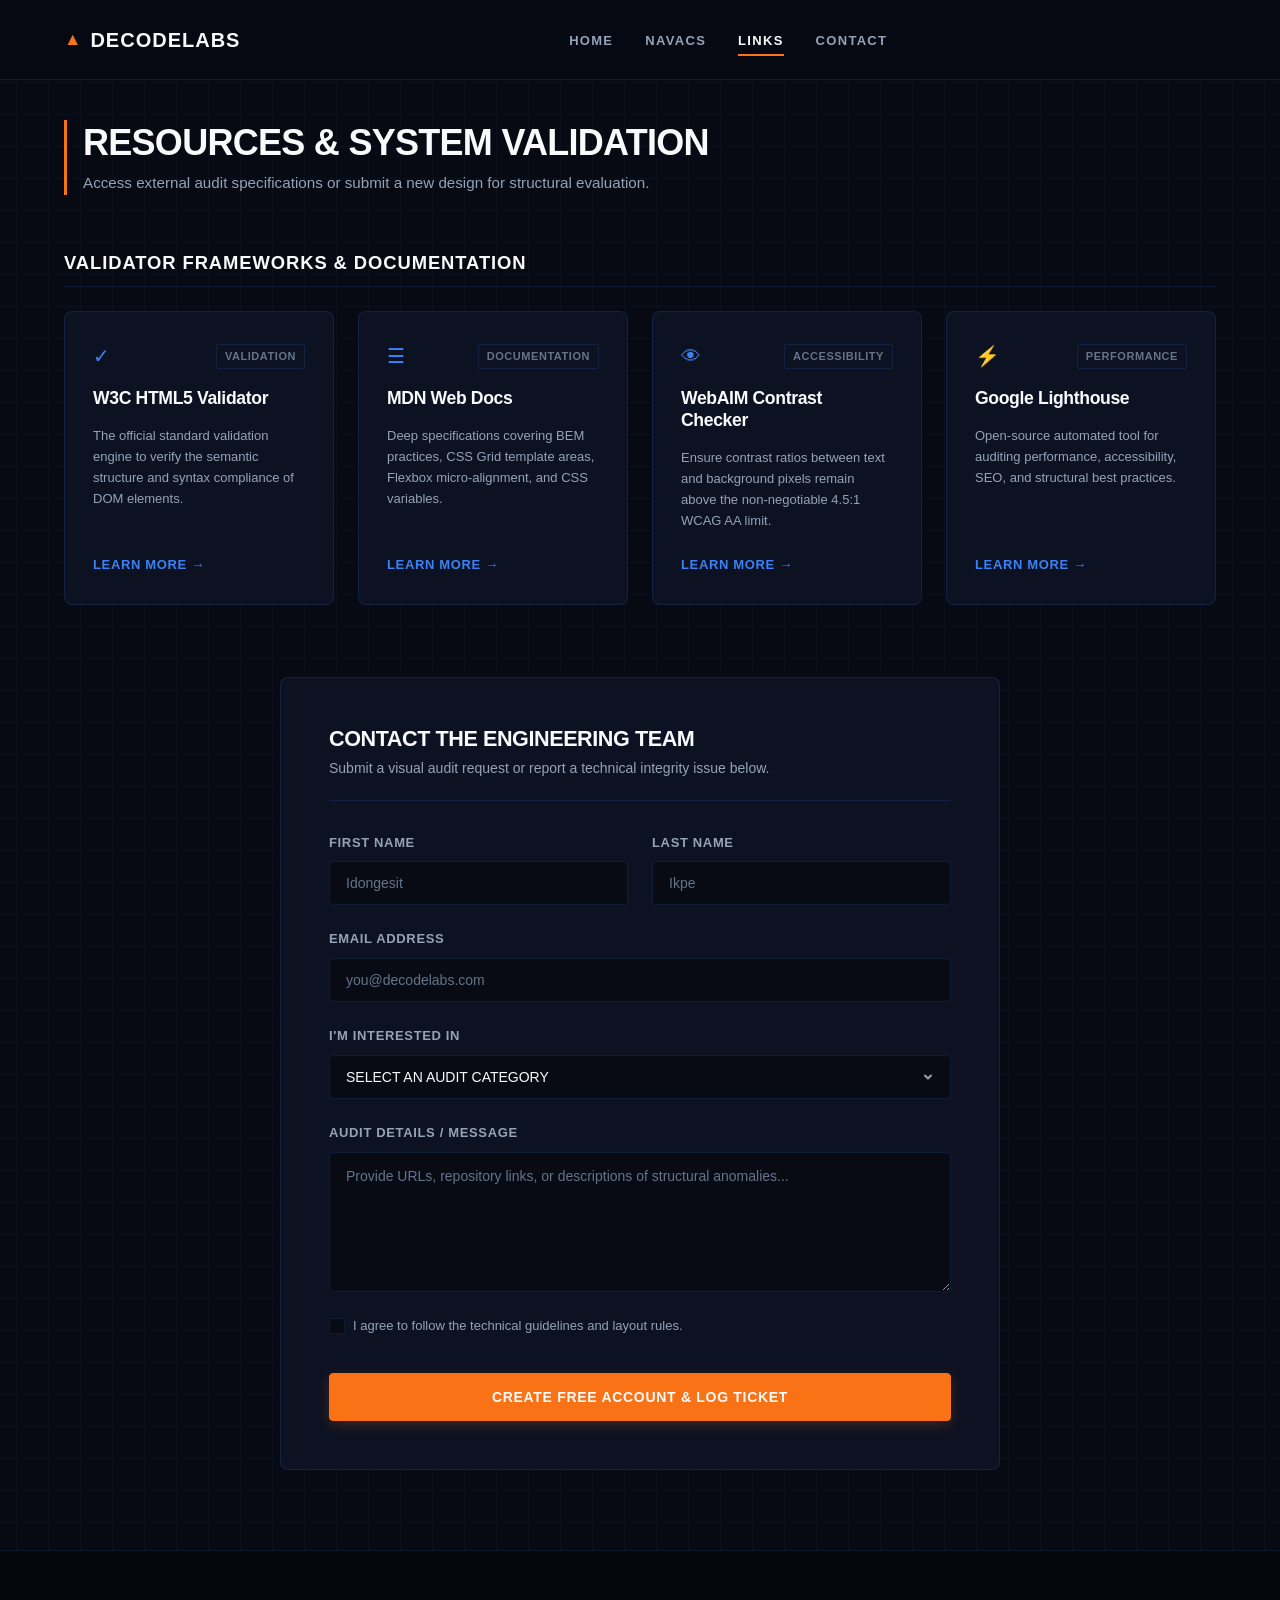
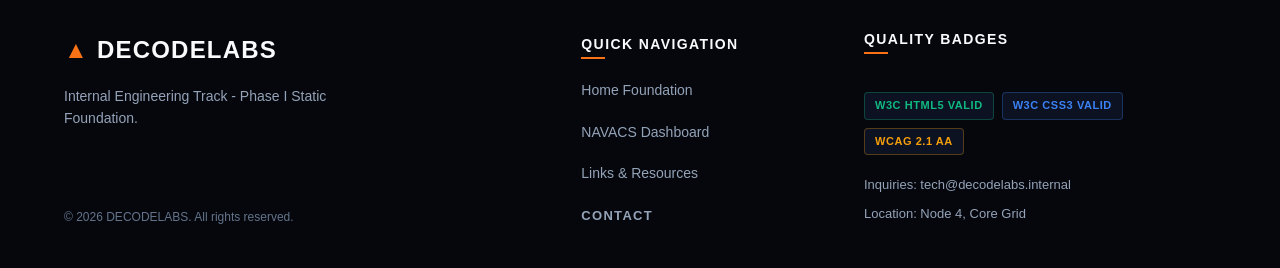
<file: page3.html>
<!DOCTYPE html>
<html lang="en">
<head>
    <meta charset="UTF-8">
    <meta name="viewport" content="width=device-width, initial-scale=1.0">
    <meta name="description" content="Technical resources, standard documentation, and contact forms for the DECODELABS Visual Architecture team.">
    <link rel="stylesheet" href="style.css">
    <title>RESOURCES & CONTACT - DECODELABS</title>
</head>
<body>
    <div class="page-container">
        
        <!-- ==========================================================================
             HEADER COMPONENT (Shared HEADER_NAV_01)
             ========================================================================== -->
        <header class="header">
            <div class="content-wrapper header__container">
                <div class="header__logo">
                    <a href="index.html" class="header__logo-link" id="header-logo">
                        <span class="header__logo-icon">▲</span> DECODELABS
                    </a>
                </div>
                
                <!-- Hamburger Toggle Menu Button (only visible in mobile sizes 320px-425px) -->
                <button class="header__toggle" id="menu-toggle" aria-label="Toggle Navigation" aria-expanded="false">
                    <span class="header__toggle-bar"></span>
                    <span class="header__toggle-bar"></span>
                    <span class="header__toggle-bar"></span>
                </button>

                <nav class="header__nav" id="header-nav" aria-label="Main Navigation">
                    <!-- Close button in slide mobile panel menu -->
                    <button class="header__close" id="menu-close" aria-label="Close Navigation">&times;</button>
                    
                    <ul class="header__menu">
                        <li><a href="index.html" class="header__link" id="nav-home">HOME</a></li>
                        <li><a href="page2.html" class="header__link" id="nav-navacs">NAVACS</a></li>
                        <li><a href="page3.html #contact_panel" class="header__link header__link--active" id="nav-links">LINKS</a></li>
                        <li><a href="page3.html#contact" class="header__link" id="nav-contact">CONTACT</a></li>
                    </ul>
                </nav>
                
                <!-- Backdrop overlay for mobile menu -->
                <div class="header__overlay" id="menu-overlay"></div>
            </div>
        </header>

        <!-- ==========================================================================
             MAIN CONTENT: RESOURCES & CONTACT
             ========================================================================== -->
        <main class="resources-layout content-wrapper">
            
            <div class="resources-header">
                <h1 class="resources-header__title">Resources &amp; System Validation</h1>
                <p class="resources-header__subtitle">Access external audit specifications or submit a new design for structural evaluation.</p>
            </div>

            <!-- SECTION 1: Technical Resource Links (CSS Grid) -->
            <section class="resources-section" aria-labelledby="resources-title">
                <h2 class="resources-section__title" id="resources-title">Validator Frameworks &amp; Documentation</h2>
                <div class="resources-grid">
                    
                    <!-- Resource 1: W3C HTML Validator -->
                    <a href="https://validator.w3.org/" target="_blank" rel="noopener" class="resource-card" aria-label="W3C HTML Validator - External Link">
                        <div class="resource-card__header">
                            <span class="resource-card__icon">✓</span>
                            <span class="resource-card__tag">Validation</span>
                        </div>
                        <h3 class="resource-card__title">W3C HTML5 Validator</h3>
                        <p class="resource-card__description">The official standard validation engine to verify the semantic structure and syntax compliance of DOM elements.</p>
                        <span class="resource-card__arrow">Learn More &rarr;</span>
                    </a>

                    <!-- Resource 2: MDN Web Docs -->
                    <a href="https://developer.mozilla.org/en-US/docs/Web/CSS" target="_blank" rel="noopener" class="resource-card" aria-label="MDN Web Docs - External Link">
                        <div class="resource-card__header">
                            <span class="resource-card__icon">☰</span>
                            <span class="resource-card__tag">Documentation</span>
                        </div>
                        <h3 class="resource-card__title">MDN Web Docs</h3>
                        <p class="resource-card__description">Deep specifications covering BEM practices, CSS Grid template areas, Flexbox micro-alignment, and CSS variables.</p>
                        <span class="resource-card__arrow">Learn More &rarr;</span>
                    </a>

                    <!-- Resource 3: WebAIM Contrast Checker -->
                    <a href="https://webaim.org/resources/contrastchecker/" target="_blank" rel="noopener" class="resource-card" aria-label="WebAIM Contrast Checker - External Link">
                        <div class="resource-card__header">
                            <span class="resource-card__icon">👁</span>
                            <span class="resource-card__tag">Accessibility</span>
                        </div>
                        <h3 class="resource-card__title">WebAIM Contrast Checker</h3>
                        <p class="resource-card__description">Ensure contrast ratios between text and background pixels remain above the non-negotiable 4.5:1 WCAG AA limit.</p>
                        <span class="resource-card__arrow">Learn More &rarr;</span>
                    </a>

                    <!-- Resource 4: Lighthouse Audits -->
                    <a href="https://developer.chrome.com/docs/lighthouse/overview/" target="_blank" rel="noopener" class="resource-card" aria-label="Google Lighthouse - External Link">
                        <div class="resource-card__header">
                            <span class="resource-card__icon">⚡</span>
                            <span class="resource-card__tag">Performance</span>
                        </div>
                        <h3 class="resource-card__title">Google Lighthouse</h3>
                        <p class="resource-card__description">Open-source automated tool for auditing performance, accessibility, SEO, and structural best practices.</p>
                        <span class="resource-card__arrow">Learn More &rarr;</span>
                    </a>

                </div>
            </section>

            <!-- SECTION 2: Contact Form / Audit Submission (Flex/Grid) -->
            <section class="contact-section" id="contact" aria-labelledby="contact-title">
                <div class="contact-panel">
                    <div class="contact-panel__header">
                        <h2 class="contact-panel__title" id="contact-title">Contact the Engineering Team</h2>
                        <p class="contact-panel__subtitle">Submit a visual audit request or report a technical integrity issue below.</p>
                    </div>

                    <!-- Success Message Box (Hidden by default) -->
                    <div class="success-box" id="form-success-box" style="display: none;" role="alert">
                        <span class="success-box__icon">▲</span>
                        <div class="success-box__message">
                            <h4 class="success-box__title">Structural Audit Request Logged</h4>
                            <p class="success-box__text">Ticket generated successfully. Access authorization request logged on NAVACS telemetry pipeline.</p>
                        </div>
                    </div>

                    <form class="contact-form" id="audit-contact-form" onsubmit="return false;">
                        <!-- First & Last Name side-by-side (Flexbox) -->
                        <div class="contact-form__row">
                            <div class="contact-form__group">
                                <label for="contact-firstname" class="contact-form__label">First Name</label>
                                <input type="text" id="contact-firstname" class="contact-form__input" placeholder="Idongesit" required>
                            </div>
                            <div class="contact-form__group">
                                <label for="contact-lastname" class="contact-form__label">Last Name</label>
                                <input type="text" id="contact-lastname" class="contact-form__input" placeholder="Ikpe" required>
                            </div>
                        </div>

                        <div class="contact-form__group">
                            <label for="contact-email" class="contact-form__label">Email Address</label>
                            <input type="email" id="contact-email" class="contact-form__input" placeholder="you@decodelabs.com" required>
                        </div>

                        <div class="contact-form__group">
                            <label for="contact-category" class="contact-form__label">I'm Interested In</label>
                            <select id="contact-category" class="contact-form__select" required>
                                <option value="" disabled selected>SELECT AN AUDIT CATEGORY</option>
                                <option value="visual-architecture">Visual Architecture Audit</option>
                                <option value="semantic-dom">Semantic DOM Validation</option>
                                <option value="dry-css">BEM &amp; DRY Style Validation</option>
                                <option value="accessibility">Accessibility Contrast Audit</option>
                            </select>
                        </div>

                        <div class="contact-form__group">
                            <label for="contact-message" class="contact-form__label">Audit Details / Message</label>
                            <textarea id="contact-message" class="contact-form__textarea" placeholder="Provide URLs, repository links, or descriptions of structural anomalies..." required></textarea>
                        </div>

                        <div class="contact-form__group">
                            <label class="checkbox-label" for="contact-terms">
                                <input type="checkbox" id="contact-terms" required>
                                <span class="checkbox-custom"></span> I agree to follow the technical guidelines and layout rules.
                            </label>
                        </div>

                        <button type="submit" class="button button--primary contact-form__button" id="submit-audit-btn">CREATE FREE ACCOUNT &amp; LOG TICKET</button>
                    </form>
                </div>
            </section>

        </main>

        <!-- ==========================================================================
             FOOTER COMPONENT (Shared)
             ========================================================================== -->
        <footer class="footer">
            <div class="content-wrapper footer__container">
                <div class="footer__info">
                    <div class="footer__logo">
                        <span class="footer__logo-icon">▲</span> DECODELABS
                    </div>
                    <p class="footer__description">Internal Engineering Track - Phase I Static Foundation.</p>
                    <p class="footer__copyright">&copy; 2026 DECODELABS. All rights reserved.</p>
                </div>
                
                <div class="footer__links-group">
                    <h4 class="footer__heading">Quick Navigation</h4>
                    <ul class="footer__links-list">
                        <li><a href="index.html" class="footer__link">Home Foundation</a></li>
                        <li><a href="page2.html" class="footer__link">NAVACS Dashboard</a></li>
                        <li><a href="page3.html" class="footer__link">Links &amp; Resources</a></li>
                        <li><a href="page3.html#contact" class="header__link" id="nav-contact">CONTACT</a></li>
                    </ul>
                </div>

                <div class="footer__badges-group">
                    <h4 class="footer__heading">Quality Badges</h4>
                    <div class="footer__badges">
                        <span class="footer__badge footer__badge--w3c">W3C HTML5 Valid</span>
                        <span class="footer__badge footer__badge--css3">W3C CSS3 Valid</span>
                        <span class="footer__badge footer__badge--a11y">WCAG 2.1 AA</span>
                    </div>
                    <div class="footer__contact-info">
                        <p class="footer__contact-text">Inquiries: tech@decodelabs.internal</p>
                        <p class="footer__contact-text">Location: Node 4, Core Grid</p>
                    </div>
                </div>
            </div>
        </footer>

    </div>

    <!-- ==========================================================================
         FORM SUBMISSION DYNAMIC INTERACTIVE SCRIPT
         ========================================================================== -->

    <script src="script.js"></script>
</body>
</html>
</file>
<file: style.css>
*{
    margin: 0;
    padding: 0;
    box-sizing: border-box
}
@import url('https://fonts.googleapis.com/css2?family=Outfit:wght@300;400;500;600;700;800&family=Plus+Jakarta+Sans:wght@300;400;500;600;700;800&display=swap');

/* ==========================================================================
   RESET & SYSTEM VARIABLE DEFINITIONS
   ========================================================================== */

:root {
  --font-heading: 'Outfit', sans-serif;
  --font-body: 'Plus Jakarta Sans', sans-serif;
  
  /* Color Palette - Technical Blueprint Style */
  --color-bg-dark: #070a13;         /* Deep space black-blue */
  --color-bg-panel: #0d1222;        /* Dark panel blue */
  --color-bg-card: #121930;         /* Card blueprint blue */
  --color-border-dim: rgba(59, 130, 246, 0.15); /* Muted drafting blue border */
  --color-border-active: rgba(59, 130, 246, 0.45); /* Bright blue border */
  --color-accent-blue: #3b82f6;     /* Drafting Blue */
  --color-accent-blue-glow: rgba(59, 130, 246, 0.3);
  --color-accent-orange: #f97316;   /* Blueprint Orange */
  --color-accent-orange-hover: #ff781f;
  --color-text-primary: #f8fafc;    /* Off-white */
  --color-text-secondary: #94a3b8;  /* Slate muted */
  --color-text-dim: #64748b;        /* Slate dark muted */
  --color-success: #10b981;
  --color-warning: #f59e0b;
  --color-danger: #ef4444;

  /* Layout Sizing & Timing */
  --header-height: 80px;
  --content-max-width: 1200px;
  --border-radius-sm: 4px;
  --border-radius-md: 8px;
  --border-radius-lg: 12px;
  --transition-smooth: all 0.3s cubic-bezier(0.4, 0, 0.2, 1);
}

/* Reset CSS */
*, *::before, *::after {
  box-sizing: border-box;
  margin: 0;
  padding: 0;
}

html {
  font-size: 16px;
  scroll-behavior: smooth;
  height: 100%;
}

body {
  background-color: var(--color-bg-dark);
  background-image: 
    linear-gradient(rgba(59, 130, 246, 0.04) 1px, transparent 1px),
    linear-gradient(90deg, rgba(59, 130, 246, 0.04) 1px, transparent 1px);
  background-size: 32px 32px;
  background-position: center;
  color: var(--color-text-primary);
  font-family: var(--font-body);
  min-height: 100vh;
  display: flex;
  flex-direction: column;
  line-height: 1.6;
  -webkit-font-smoothing: antialiased;
  overflow-x: hidden;
}

/* Typography Reset */
h1, h2, h3, h4, h5, h6 {
  font-family: var(--font-heading);
  font-weight: 700;
  letter-spacing: -0.02em;
  color: var(--color-text-primary);
  line-height: 1.25;
}

a {
  text-decoration: none;
  color: inherit;
  transition: var(--transition-smooth);
}

ul, ol {
  list-style: none;
}

img {
  max-width: 100%;
  height: auto;
  display: block;
}

button, input, select, textarea {
  font-family: inherit;
  font-size: inherit;
  color: inherit;
  background: transparent;
  border: none;
  outline: none;
}

/* Focus outline for accessibility */
*:focus-visible {
  outline: 2px solid var(--color-accent-orange);
  outline-offset: 4px;
}

/* ==========================================================================
   GLOBAL UTILITIES & LAYOUT WRAPPER (BEM LAYOUT BASE)
   ========================================================================== */

.page-container {
  display: flex;
  flex-direction: column;
  min-height: 100vh;
}

.content-wrapper {
  width: 100%;
  max-width: var(--content-max-width);
  margin: 0 auto;
  padding: 0 24px;
}

/* ==========================================================================
   BUTTONS (BEM MODULES)
   ========================================================================== */

.button {
  display: inline-flex;
  align-items: center;
  justify-content: center;
  padding: 12px 24px;
  font-family: var(--font-heading);
  font-weight: 600;
  font-size: 0.875rem;
  letter-spacing: 0.05em;
  text-transform: uppercase;
  border-radius: var(--border-radius-sm);
  cursor: pointer;
  transition: var(--transition-smooth);
}

.button--primary {
  background-color: var(--color-accent-orange);
  color: var(--color-text-primary);
  border: 1px solid var(--color-accent-orange);
  box-shadow: 0 4px 12px rgba(249, 115, 22, 0.2);
}

.button--primary:hover {
  background-color: var(--color-accent-orange-hover);
  border-color: var(--color-accent-orange-hover);
  box-shadow: 0 6px 20px rgba(249, 115, 22, 0.4);
  transform: translateY(-2px);
}

.button--primary:active {
  transform: translateY(0);
}

.button--accent {
  background-color: transparent;
  color: var(--color-accent-blue);
  border: 1px solid var(--color-accent-blue);
}

.button--accent:hover {
  background-color: rgba(59, 130, 246, 0.1);
  box-shadow: 0 4px 12px var(--color-accent-blue-glow);
  transform: translateY(-2px);
}

.button--secondary {
  background-color: rgba(148, 163, 184, 0.1);
  color: var(--color-text-secondary);
  border: 1px solid var(--color-border-dim);
}

.button--secondary:hover {
  background-color: rgba(148, 163, 184, 0.2);
  color: var(--color-text-primary);
  border-color: var(--color-border-active);
}

/* ==========================================================================
   HEADER COMPONENT (HEADER_NAV_01)
   ========================================================================== */

.header {
  height: var(--header-height);
  background-color: rgba(7, 10, 19, 0.85);
  border-bottom: 1px solid var(--color-border-dim);
  backdrop-filter: blur(8px);
  position: sticky;
  top: 0;
  z-index: 100;
  display: flex;
  align-items: center;
}

.header__container {
  display: flex;
  justify-content: space-between;
  align-items: center;
}

.header__logo-link {
  font-family: var(--font-heading);
  font-weight: 800;
  font-size: 1.25rem;
  letter-spacing: 0.05em;
  color: var(--color-text-primary);
  display: flex;
  align-items: center;
  gap: 8px;
}

.header__logo-icon {
  color: var(--color-accent-orange);
  font-size: 1.1rem;
}

.header__menu {
  display: flex;
  gap: 32px;
}

.header__link {
  font-family: var(--font-heading);
  font-size: 0.8125rem;
  font-weight: 600;
  letter-spacing: 0.1em;
  color: var(--color-text-secondary);
  padding: 8px 0;
  position: relative;
}

.header__link:hover,
.header__link--active {
  color: var(--color-text-primary);
}

.header__link::after {
  content: '';
  position: absolute;
  bottom: 0;
  left: 0;
  width: 0;
  height: 2px;
  background-color: var(--color-accent-orange);
  transition: var(--transition-smooth);
}

.header__link:hover::after,
.header__link--active::after {
  width: 100%;
}

/* Mobile responsive menu button if needed (hidden for now) */
@media (max-width: 768px) {
  .header__menu {
    gap: 16px;
  }
  .header__link {
    font-size: 0.75rem;
  }
}

/* ==========================================================================
   HERO SECTION (hero-container)
   ========================================================================== */

.hero {
  padding: 100px 0;
  min-height: 50vh;
  display: flex;
  align-items: center;
  text-align: center;
  position: relative;
  overflow: hidden;
}

.hero::before {
  content: '';
  position: absolute;
  top: 50%;
  left: 50%;
  transform: translate(-50%, -50%);
  width: 400px;
  height: 400px;
  background-color: rgba(59, 130, 246, 0.08);
  filter: blur(80px);
  border-radius: 50%;
  pointer-events: none;
  z-index: -1;
}

.hero__container {
  display: flex;
  flex-direction: column;
  align-items: center;
  max-width: 800px;
}

.hero__title {
  font-size: clamp(2rem, 5vw, 3.5rem);
  line-height: 1.15;
  margin-bottom: 24px;
  text-transform: uppercase;
  color: var(--color-text-primary);
}

.hero__subtitle {
  font-size: clamp(1rem, 2.5vw, 1.15rem);
  color: var(--color-text-secondary);
  max-width: 600px;
  margin-bottom: 40px;
  font-weight: 400;
}

.hero__cta {
  min-width: 200px;
}

/* ==========================================================================
   CONTENT GRID SECTION (GRID_NAV_01 / macro layouts)
   ========================================================================== */

.content-grid {
  padding-bottom: 120px;
  display: flex;
  flex-direction: column;
  gap: 32px;
}

@media (min-width: 992px) {
  .content-grid {
    display: grid;
    grid-template-columns: 1.1fr 1fr;
    align-items: start;
  }
}

.content-grid__col {
  display: flex;
  flex-direction: column;
  gap: 32px;
}

.content-grid__col--right {
  display: grid;
  grid-template-columns: 1fr;
  gap: 24px;
}

@media (min-width: 600px) {
  .content-grid__col--right {
    grid-template-columns: 1fr 1fr;
  }
}

/* ==========================================================================
   CONTENT CARD COMPONENT
   ========================================================================== */

.content-card {
  background-color: var(--color-bg-panel);
  border: 1px solid var(--color-border-dim);
  border-radius: var(--border-radius-md);
  overflow: hidden;
  transition: var(--transition-smooth);
  display: flex;
  flex-direction: column;
  height: 100%;
}

.content-card:hover {
  transform: translateY(-4px);
  border-color: var(--color-accent-blue);
  box-shadow: 0 12px 30px rgba(7, 10, 19, 0.5), 0 0 15px rgba(59, 130, 246, 0.15);
}

.content-card__image-container {
  background-color: #05070d;
  height: 140px;
  display: flex;
  align-items: center;
  justify-content: center;
  border-bottom: 1px solid var(--color-border-dim);
  position: relative;
  transition: var(--transition-smooth);
}

.content-card:hover .content-card__image-container {
  background-color: #070b14;
}

.content-card--large .content-card__image-container {
  height: 200px;
}

.content-card__svg {
  width: 90%;
  height: 90%;
  transition: var(--transition-smooth);
}

.content-card:hover .content-card__svg {
  filter: drop-shadow(0 0 8px rgba(59, 130, 246, 0.4));
}

.content-card__content {
  padding: 24px;
  display: flex;
  flex-direction: column;
  flex-grow: 1;
}

.content-card__title {
  font-size: 1.2rem;
  margin-bottom: 12px;
  font-weight: 600;
  transition: var(--transition-smooth);
}

.content-card:hover .content-card__title {
  color: var(--color-accent-orange);
}

.content-card__text {
  font-size: 0.875rem;
  color: var(--color-text-secondary);
  line-height: 1.6;
}

/* ==========================================================================
   FOOTER COMPONENT
   ========================================================================== */

.footer {
  background-color: #05070d;
  border-top: 1px solid var(--color-border-dim);
  padding: 80px 0 40px;
  margin-top: auto;
}

.footer__container {
  display: grid;
  grid-template-columns: 1fr;
  gap: 48px;
}

@media (min-width: 768px) {
  .footer__container {
    grid-template-columns: 2fr 1fr 1.5fr;
  }
}

.footer__info {
  display: flex;
  flex-direction: column;
  gap: 16px;
}

.footer__logo {
  font-family: var(--font-heading);
  font-weight: 800;
  font-size: 1.5rem;
  letter-spacing: 0.05em;
  color: var(--color-text-primary);
  display: flex;
  align-items: center;
  gap: 8px;
}

.footer__logo-icon {
  color: var(--color-accent-orange);
}

.footer__description {
  font-size: 0.875rem;
  color: var(--color-text-secondary);
  max-width: 320px;
}

.footer__copyright {
  font-size: 0.75rem;
  color: var(--color-text-dim);
  margin-top: auto;
}

.footer__heading {
  font-size: 0.875rem;
  font-weight: 600;
  text-transform: uppercase;
  letter-spacing: 0.1em;
  margin-bottom: 24px;
  color: var(--color-text-primary);
  position: relative;
  display: inline-block;
}

.footer__heading::after {
  content: '';
  position: absolute;
  bottom: -6px;
  left: 0;
  width: 24px;
  height: 2px;
  background-color: var(--color-accent-orange);
}

.footer__links-list {
  display: flex;
  flex-direction: column;
  gap: 16px;
}

.footer__link {
  font-size: 0.875rem;
  color: var(--color-text-secondary);
}

.footer__link:hover {
  color: var(--color-accent-orange);
  transform: translateX(4px);
}

.footer__badges-group {
  display: flex;
  flex-direction: column;
  gap: 20px;
}

.footer__badges {
  display: flex;
  flex-wrap: wrap;
  gap: 8px;
}

.footer__badge {
  font-family: var(--font-heading);
  font-size: 0.6875rem;
  font-weight: 700;
  text-transform: uppercase;
  letter-spacing: 0.05em;
  padding: 4px 10px;
  border-radius: var(--border-radius-sm);
  background-color: var(--color-bg-panel);
  border: 1px solid var(--color-border-dim);
}

.footer__badge--w3c {
  color: var(--color-success);
  border-color: rgba(16, 185, 129, 0.3);
}

.footer__badge--css3 {
  color: var(--color-accent-blue);
  border-color: rgba(59, 130, 246, 0.3);
}

.footer__badge--a11y {
  color: var(--color-warning);
  border-color: rgba(245, 158, 11, 0.3);
}

.footer__contact-info {
  display: flex;
  flex-direction: column;
  gap: 8px;
}

.footer__contact-text {
  font-size: 0.8125rem;
  color: var(--color-text-secondary);
}

/* ==========================================================================
   DASHBOARD PAGE LAYOUT (GRID MACRO LAYOUTS)
   ========================================================================== */

.dashboard-layout {
  padding: 40px 24px 80px;
  display: flex;
  flex-direction: column;
  gap: 32px;
  flex-grow: 1;
}

@media (min-width: 992px) {
  .dashboard-layout {
    display: grid;
    grid-template-columns: 80px 1fr 288px;
    align-items: start;
  }
}

/* Left Sidebar Styles (Flexbox micro-alignment) */
.dashboard-layout__sidebar {
  background-color: var(--color-bg-panel);
  border: 1px solid var(--color-border-dim);
  border-radius: var(--border-radius-md);
  padding: 24px 0;
  display: flex;
  justify-content: center;
}

@media (min-width: 992px) {
  .dashboard-layout__sidebar {
    flex-direction: column;
    height: 400px;
    align-items: center;
    padding: 32px 0;
  }
}

.sidebar-menu {
  display: flex;
  gap: 20px;
}

@media (min-width: 992px) {
  .sidebar-menu {
    flex-direction: column;
    gap: 32px;
    width: 100%;
    align-items: center;
  }
}

.sidebar-menu__link {
  width: 48px;
  height: 48px;
  border-radius: var(--border-radius-sm);
  display: flex;
  align-items: center;
  justify-content: center;
  color: var(--color-text-secondary);
  border: 1px solid transparent;
  transition: var(--transition-smooth);
}

.sidebar-menu__link:hover {
  background-color: rgba(59, 130, 246, 0.08);
  border-color: var(--color-border-dim);
  color: var(--color-accent-blue);
}

.sidebar-menu__link--active {
  background-color: rgba(249, 115, 22, 0.1);
  border-color: rgba(249, 115, 22, 0.3);
  color: var(--color-accent-orange);
}

.sidebar-menu__icon {
  transition: var(--transition-smooth);
}

.sidebar-menu__link:hover .sidebar-menu__icon {
  transform: scale(1.1);
}

/* Center Dashboard Panel */
.dashboard-layout__main {
  display: flex;
  flex-direction: column;
  gap: 32px;
}

.dashboard-header {
  border-left: 3px solid var(--color-accent-orange);
  padding-left: 16px;
}

.dashboard-header__title {
  font-size: 1.75rem;
  font-weight: 700;
  color: var(--color-text-primary);
  text-transform: uppercase;
}

.dashboard-header__subtitle {
  font-size: 0.875rem;
  color: var(--color-text-secondary);
  margin-top: 4px;
}

/* Dashboard Widget Modules */
.dashboard-widget {
  background-color: var(--color-bg-panel);
  border: 1px solid var(--color-border-dim);
  border-radius: var(--border-radius-md);
  padding: 24px;
  display: flex;
  flex-direction: column;
  gap: 20px;
  transition: var(--transition-smooth);
}

.dashboard-widget:hover {
  border-color: var(--color-border-active);
  box-shadow: 0 4px 20px rgba(7, 10, 19, 0.4);
}

.dashboard-widget--full {
  width: 100%;
}

.dashboard-widget__title {
  font-size: 1rem;
  font-weight: 600;
  letter-spacing: 0.05em;
  text-transform: uppercase;
  color: var(--color-text-primary);
  border-bottom: 1px solid var(--color-border-dim);
  padding-bottom: 12px;
}

/* Performance Chart SVG styling */
.chart-container {
  display: flex;
  flex-direction: column;
  gap: 16px;
}

.chart-container__header {
  display: flex;
  justify-content: space-between;
  align-items: center;
}

.chart-container__title {
  font-size: 1rem;
  font-weight: 600;
  color: var(--color-text-primary);
}

.chart-container__controls {
  display: flex;
  gap: 8px;
  background-color: rgba(5, 7, 13, 0.6);
  border: 1px solid var(--color-border-dim);
  padding: 3px;
  border-radius: var(--border-radius-sm);
}

.chart-toggle {
  font-family: var(--font-heading);
  font-size: 0.75rem;
  font-weight: 600;
  padding: 6px 12px;
  border-radius: var(--border-radius-sm);
  cursor: pointer;
  color: var(--color-text-secondary);
  transition: var(--transition-smooth);
}

.chart-toggle:hover {
  color: var(--color-text-primary);
}

.chart-toggle--active {
  background-color: var(--color-accent-blue);
  color: var(--color-text-primary);
}

.chart-container__visual {
  background-color: rgba(5, 7, 13, 0.4);
  border: 1px solid var(--color-border-dim);
  border-radius: var(--border-radius-sm);
  padding: 16px;
  overflow-x: auto;
}

.performance-chart {
  width: 100%;
  min-width: 600px;
  height: auto;
}

#chart-path {
  filter: drop-shadow(0 4px 8px rgba(249, 115, 22, 0.3));
  transition: d 0.5s ease-in-out;
}

/* Dashboard Bottom Grid widgets (3-column layout) */
.dashboard-grid {
  display: grid;
  grid-template-columns: 1fr;
  gap: 24px;
}

@media (min-width: 768px) {
  .dashboard-grid {
    grid-template-columns: 1fr 1fr;
  }
}

@media (min-width: 1200px) {
  .dashboard-grid {
    grid-template-columns: 1fr 1fr 1fr;
  }
}

/* Recent Activity list */
.activity-list {
  display: flex;
  flex-direction: column;
  gap: 16px;
}

.activity-item {
  display: flex;
  gap: 12px;
  align-items: flex-start;
}

.activity-item__status {
  width: 8px;
  height: 8px;
  border-radius: 50%;
  margin-top: 6px;
  flex-shrink: 0;
}

.activity-item__status--success {
  background-color: var(--color-success);
  box-shadow: 0 0 8px var(--color-success);
}

.activity-item__status--warning {
  background-color: var(--color-warning);
  box-shadow: 0 0 8px var(--color-warning);
}

.activity-item__details {
  display: flex;
  flex-direction: column;
}

.activity-item__desc {
  font-size: 0.8125rem;
  color: var(--color-text-primary);
  line-height: 1.4;
}

.activity-item__time {
  font-size: 0.75rem;
  color: var(--color-text-dim);
  margin-top: 2px;
}

/* System Status bars */
.status-grid {
  display: flex;
  flex-direction: column;
  gap: 16px;
}

.status-indicator {
  display: flex;
  flex-direction: column;
  gap: 6px;
}

.status-indicator__label {
  display: flex;
  justify-content: space-between;
  font-size: 0.8125rem;
  color: var(--color-text-secondary);
}

.status-val {
  font-weight: 600;
  color: var(--color-text-primary);
}

.status-indicator__progress {
  height: 6px;
  background-color: rgba(5, 7, 13, 0.8);
  border-radius: 3px;
  overflow: hidden;
  border: 1px solid rgba(59, 130, 246, 0.05);
}

.status-indicator__bar {
  height: 100%;
  border-radius: 3px;
  transition: width 0.8s cubic-bezier(0.4, 0, 0.2, 1);
}

.status-indicator__bar--success {
  background-color: var(--color-success);
}

.status-indicator__bar--warning {
  background-color: var(--color-warning);
}

/* Notifications list */
.notifications-list {
  display: flex;
  flex-direction: column;
  gap: 16px;
}

.notification-item {
  border-left: 2px solid var(--color-accent-blue);
  padding-left: 12px;
  display: flex;
  flex-direction: column;
  gap: 4px;
}

.notification-item__text {
  font-size: 0.8125rem;
  line-height: 1.4;
  color: var(--color-text-secondary);
}

.notification-item__text strong {
  color: var(--color-text-primary);
}

.notification-item__time {
  font-size: 0.75rem;
  color: var(--color-text-dim);
}

/* ==========================================================================
   RIGHT FILTERS PANEL COMPONENT
   ========================================================================== */

.dashboard-layout__filters {
  display: flex;
  flex-direction: column;
  gap: 24px;
}

.filters-panel {
  background-color: var(--color-bg-panel);
  border: 1px solid var(--color-border-dim);
  border-radius: var(--border-radius-md);
  padding: 24px;
}

.filters-panel__title {
  font-size: 1rem;
  font-weight: 600;
  letter-spacing: 0.05em;
  text-transform: uppercase;
  color: var(--color-text-primary);
  border-bottom: 1px solid var(--color-border-dim);
  padding-bottom: 12px;
  margin-bottom: 20px;
}

.filters-form {
  display: flex;
  flex-direction: column;
  gap: 20px;
}

.filters-form__group {
  display: flex;
  flex-direction: column;
  gap: 8px;
}

.filters-form__label {
  font-size: 0.8125rem;
  font-weight: 600;
  text-transform: uppercase;
  letter-spacing: 0.05em;
  color: var(--color-text-secondary);
}

.filters-form__input,
.filters-form__select {
  width: 100%;
  height: 40px;
  background-color: rgba(5, 7, 13, 0.6);
  border: 1px solid var(--color-border-dim);
  border-radius: var(--border-radius-sm);
  padding: 0 12px;
  font-size: 0.875rem;
  color: var(--color-text-primary);
  transition: var(--transition-smooth);
}

.filters-form__input:focus,
.filters-form__select:focus {
  border-color: var(--color-accent-blue);
  box-shadow: 0 0 8px var(--color-accent-blue-glow);
}

/* Custom dropdown arrow for selects */
.filters-form__select {
  appearance: none;
  background-image: url("data:image/svg+xml,%3Csvg xmlns='http://www.w3.org/2000/svg' width='12' height='12' fill='none' stroke='%2394a3b8' stroke-width='2' stroke-linecap='round' stroke-linejoin='round'%3E%3Cpath d='m3 4.5 3 3 3-3'/%3E%3C/svg%3E");
  background-repeat: no-repeat;
  background-position: right 12px center;
  padding-right: 32px;
}

/* Custom Date Inputs picker color settings for dark mode support */
.filters-form__input[type="date"]::-webkit-calendar-picker-indicator {
  filter: invert(0.8);
}

.checkbox-group {
  display: flex;
  flex-direction: column;
  gap: 12px;
}

.checkbox-label {
  display: flex;
  align-items: center;
  gap: 8px;
  font-size: 0.8125rem;
  color: var(--color-text-secondary);
  cursor: pointer;
  user-select: none;
}

.checkbox-label input {
  position: absolute;
  opacity: 0;
  cursor: pointer;
  height: 0;
  width: 0;
}

.checkbox-custom {
  height: 16px;
  width: 16px;
  background-color: rgba(5, 7, 13, 0.6);
  border: 1px solid var(--color-border-dim);
  border-radius: 2px;
  display: inline-block;
  position: relative;
  transition: var(--transition-smooth);
}

.checkbox-label:hover input ~ .checkbox-custom {
  border-color: var(--color-border-active);
}

.checkbox-label input:checked ~ .checkbox-custom {
  background-color: var(--color-accent-orange);
  border-color: var(--color-accent-orange);
}

.checkbox-custom::after {
  content: "";
  position: absolute;
  display: none;
  left: 5px;
  top: 2px;
  width: 4px;
  height: 8px;
  border: solid white;
  border-width: 0 2px 2px 0;
  transform: rotate(45deg);
}

.checkbox-label input:checked ~ .checkbox-custom::after {
  display: block;
}

.filters-form__button {
  width: 100%;
  margin-top: 8px;
}

/* Telemetry box */
.telemetry-box {
  background-color: var(--color-bg-panel);
  border: 1px solid var(--color-border-dim);
  border-radius: var(--border-radius-md);
  padding: 20px 24px;
  display: flex;
  flex-direction: column;
  gap: 12px;
}

.telemetry-box__title {
  font-size: 0.8125rem;
  font-weight: 600;
  text-transform: uppercase;
  letter-spacing: 0.05em;
  color: var(--color-text-primary);
  border-bottom: 1px solid var(--color-border-dim);
  padding-bottom: 8px;
}

.telemetry-box__metric {
  display: flex;
  justify-content: space-between;
  font-size: 0.8125rem;
  color: var(--color-text-secondary);
}

.metric-value {
  font-weight: 700;
}

.metric-value--success {
  color: var(--color-success);
}

.metric-value--warning {
  color: var(--color-warning);
}

/* ==========================================================================
   RESOURCES & CONTACT LAYOUT
   ========================================================================== */

.resources-layout {
  padding: 40px 24px 80px;
  display: flex;
  flex-direction: column;
  gap: 56px;
  flex-grow: 1;
}

.resources-header {
  border-left: 3px solid var(--color-accent-orange);
  padding-left: 16px;
}

.resources-header__title {
  font-size: clamp(1.75rem, 4vw, 2.25rem);
  font-weight: 700;
  text-transform: uppercase;
}

.resources-header__subtitle {
  font-size: 0.95rem;
  color: var(--color-text-secondary);
  margin-top: 6px;
}

/* Resources Section Grid */
.resources-section {
  display: flex;
  flex-direction: column;
  gap: 24px;
}

.resources-section__title {
  font-size: 1.15rem;
  font-weight: 600;
  letter-spacing: 0.05em;
  text-transform: uppercase;
  color: var(--color-text-primary);
  border-bottom: 1px solid var(--color-border-dim);
  padding-bottom: 12px;
}

.resources-grid {
  display: grid;
  grid-template-columns: repeat(auto-fit, minmax(260px, 1fr));
  gap: 24px;
}

/* Resource Card Links */
.resource-card {
  background-color: var(--color-bg-panel);
  border: 1px solid var(--color-border-dim);
  border-radius: var(--border-radius-md);
  padding: 28px;
  display: flex;
  flex-direction: column;
  gap: 16px;
  cursor: pointer;
  transition: var(--transition-smooth);
}

.resource-card:hover {
  transform: translateY(-4px);
  border-color: var(--color-accent-blue);
  box-shadow: 0 10px 25px rgba(7, 10, 19, 0.4), 0 0 12px rgba(59, 130, 246, 0.15);
}

.resource-card__header {
  display: flex;
  justify-content: space-between;
  align-items: center;
}

.resource-card__icon {
  font-size: 1.25rem;
  color: var(--color-accent-blue);
  transition: var(--transition-smooth);
}

.resource-card:hover .resource-card__icon {
  color: var(--color-accent-orange);
  transform: scale(1.1);
}

.resource-card__tag {
  font-family: var(--font-heading);
  font-size: 0.6875rem;
  font-weight: 700;
  text-transform: uppercase;
  letter-spacing: 0.05em;
  color: var(--color-text-dim);
  border: 1px solid var(--color-border-dim);
  padding: 3px 8px;
  border-radius: 2px;
}

.resource-card__title {
  font-size: 1.1rem;
  font-weight: 600;
  color: var(--color-text-primary);
  transition: var(--transition-smooth);
}

.resource-card:hover .resource-card__title {
  color: var(--color-accent-orange);
}

.resource-card__description {
  font-size: 0.8125rem;
  color: var(--color-text-secondary);
  line-height: 1.6;
  flex-grow: 1;
}

.resource-card__arrow {
  font-family: var(--font-heading);
  font-size: 0.8125rem;
  font-weight: 700;
  text-transform: uppercase;
  letter-spacing: 0.05em;
  color: var(--color-accent-blue);
  margin-top: 8px;
  display: inline-flex;
  align-items: center;
  transition: var(--transition-smooth);
}

.resource-card:hover .resource-card__arrow {
  color: var(--color-accent-orange);
  transform: translateX(4px);
}

/* ==========================================================================
   AUDIT REQUEST CONTACT FORM
   ========================================================================== */

.contact-section {
  display: flex;
  justify-content: center;
  margin-top: 16px;
}

.contact-panel {
  background-color: var(--color-bg-panel);
  border: 1px solid var(--color-border-dim);
  border-radius: var(--border-radius-md);
  padding: 32px;
  width: 100%;
  max-width: 720px;
}

@media (min-width: 600px) {
  .contact-panel {
    padding: 48px;
  }
}

.contact-panel__header {
  border-bottom: 1px solid var(--color-border-dim);
  padding-bottom: 20px;
  margin-bottom: 32px;
}

.contact-panel__title {
  font-size: 1.35rem;
  font-weight: 600;
  text-transform: uppercase;
  color: var(--color-text-primary);
}

.contact-panel__subtitle {
  font-size: 0.875rem;
  color: var(--color-text-secondary);
  margin-top: 4px;
}

/* Success message block */
.success-box {
  background-color: rgba(16, 185, 129, 0.08);
  border: 1px solid rgba(16, 185, 129, 0.3);
  border-radius: var(--border-radius-md);
  padding: 20px 24px;
  display: flex;
  gap: 16px;
  margin-bottom: 32px;
  animation: slideDown 0.4s cubic-bezier(0.4, 0, 0.2, 1) forwards;
}

.success-box__icon {
  font-size: 1.25rem;
  color: var(--color-success);
  margin-top: 2px;
}

.success-box__message {
  display: flex;
  flex-direction: column;
  gap: 4px;
}

.success-box__title {
  font-size: 0.95rem;
  font-weight: 700;
  color: var(--color-text-primary);
  text-transform: uppercase;
  letter-spacing: 0.02em;
}

.success-box__text {
  font-size: 0.8125rem;
  color: var(--color-text-secondary);
  line-height: 1.5;
}

@keyframes slideDown {
  from {
    opacity: 0;
    transform: translateY(-10px);
  }
  to {
    opacity: 1;
    transform: translateY(0);
  }
}

/* Contact form fields */
.contact-form {
  display: flex;
  flex-direction: column;
  gap: 24px;
}

.contact-form__row {
  display: flex;
  flex-direction: column;
  gap: 24px;
}

@media (min-width: 600px) {
  .contact-form__row {
    flex-direction: row;
  }
  .contact-form__row .contact-form__group {
    flex: 1;
  }
}

.contact-form__group {
  display: flex;
  flex-direction: column;
  gap: 8px;
}

.contact-form__label {
  font-size: 0.8125rem;
  font-weight: 600;
  text-transform: uppercase;
  letter-spacing: 0.05em;
  color: var(--color-text-secondary);
}

.contact-form__input,
.contact-form__select,
.contact-form__textarea {
  width: 100%;
  background-color: rgba(5, 7, 13, 0.6);
  border: 1px solid var(--color-border-dim);
  border-radius: var(--border-radius-sm);
  padding: 12px 16px;
  font-size: 0.875rem;
  color: var(--color-text-primary);
  transition: var(--transition-smooth);
}

.contact-form__input {
  height: 44px;
}

.contact-form__select {
  height: 44px;
  appearance: none;
  background-image: url("data:image/svg+xml,%3Csvg xmlns='http://www.w3.org/2000/svg' width='12' height='12' fill='none' stroke='%2394a3b8' stroke-width='2' stroke-linecap='round' stroke-linejoin='round'%3E%3Cpath d='m3 4.5 3 3 3-3'/%3E%3C/svg%3E");
  background-repeat: no-repeat;
  background-position: right 16px center;
  padding-right: 40px;
}

.contact-form__textarea {
  height: 140px;
  resize: vertical;
  line-height: 1.6;
}

.contact-form__input:focus,
.contact-form__select:focus,
.contact-form__textarea:focus {
  border-color: var(--color-accent-blue);
  box-shadow: 0 0 8px var(--color-accent-blue-glow);
}

.contact-form__input::placeholder,
.contact-form__textarea::placeholder {
  color: var(--color-text-dim);
}

.contact-form__button {
  height: 48px;
  margin-top: 12px;
}

/* ==========================================================================
   HEADER MOBILE RESPONSIVE LAYOUT & DRAWER SYSTEM
   ========================================================================== */

/* Default Desktop/Tablet Behavior (Over 768px viewports) */
.header__toggle,
.header__close {
    display: none; /* Hidden on desktop viewports */
}

/* --------------------------------------------------------------------------
   Breakpoint: 768px (Standard Tablets & Large Screens Ecosystem)
   -------------------------------------------------------------------------- */
@media (max-width: 768px) {
    .header__menu {
        gap: 20px;
    }
    .header__link {
        font-size: 0.75rem;
    }
}

/* --------------------------------------------------------------------------
   Mobile Viewports Cascade Framework (320px to 425px Mobile Base)
   -------------------------------------------------------------------------- */
@media (max-width: 425px) {
    /* Reveal the Hamburger Interaction Toggle Button */
    .header__toggle {
        display: flex;
        flex-direction: column;
        justify-content: space-between;
        width: 24px;
        height: 18px;
        cursor: pointer;
        z-index: 102;
    }

    .header__toggle-bar {
        display: block;
        width: 100%;
        height: 2px;
        background-color: var(--color-text-primary);
        transition: var(--transition-smooth);
    }

    /* Transform Navigation into a Sliding Pop-up Side-Nav Drawer */
    .header__nav {
        position: fixed;
        top: 0;
        right: -100%; /* Hidden off-screen completely by default */
        width: 280px;
        height: 100vh;
        background-color: var(--color-bg-panel);
        border-left: 1px solid var(--color-border-dim);
        padding: 40px 24px;
        display: flex;
        flex-direction: column;
        gap: 40px;
        transition: var(--transition-smooth);
        z-index: 105;
        box-shadow: -10px 0 30px rgba(5, 7, 13, 0.5);
    }

    /* JavaScript State Class Trigger to slide inside the viewport */
    .header__nav--open {
        right: 0;
    }

    /* Reveal and position the close (&times;) switch inside side-drawer */
    .header__close {
        display: block;
        align-self: flex-end;
        font-size: 2rem;
        line-height: 1;
        cursor: pointer;
        color: var(--color-text-secondary);
        transition: var(--transition-smooth);
    }

    .header__close:hover {
        color: var(--color-accent-orange);
    }

    /* Re-orient menu items vertically inside drawer panel */
    .header__menu {
        flex-direction: column;
        gap: 24px;
        width: 100%;
    }

    .header__link {
        font-size: 1.1rem;
        display: block;
        padding: 10px 0;
        border-bottom: 1px solid rgba(59, 130, 246, 0.05);
    }

    /* Backdrop Blur Dark Overlay Mask */
    .header__overlay {
        position: fixed;
        top: 0;
        left: 0;
        width: 100vw;
        height: 100vh;
        background-color: rgba(5, 7, 13, 0.8);
        backdrop-filter: blur(4px);
        opacity: 0;
        pointer-events: none;
        transition: var(--transition-smooth);
        z-index: 101;
    }

    /* JavaScript State Class Trigger to lock backdrop display */
    .header__overlay--visible {
        opacity: 1;
        pointer-events: auto;
    }
}


/* --------------------------------------------------------------------------
   Breakpoint Specific Micro-Adjustments: 375px (Medium Mobile Screen Sizes)
   -------------------------------------------------------------------------- */
@media (max-width: 375px) {
    .header__nav {
        overflow: hidden;
    }
}

/* --------------------------------------------------------------------------
   Breakpoint Specific Micro-Adjustments: 320px (Compact Mobile Screens)
   -------------------------------------------------------------------------- */
@media (max-width: 320px) {
    .header__nav {
        overflow: hidden;
        width: 100%; /* Full screen overlay takeover for ultra compact displays */
        border-left: none;
    }
    .header__logo-link {
        font-size: 1.1rem; /* Scale logo typography slightly to prevent wrap clipping */
    }
}
</file>
